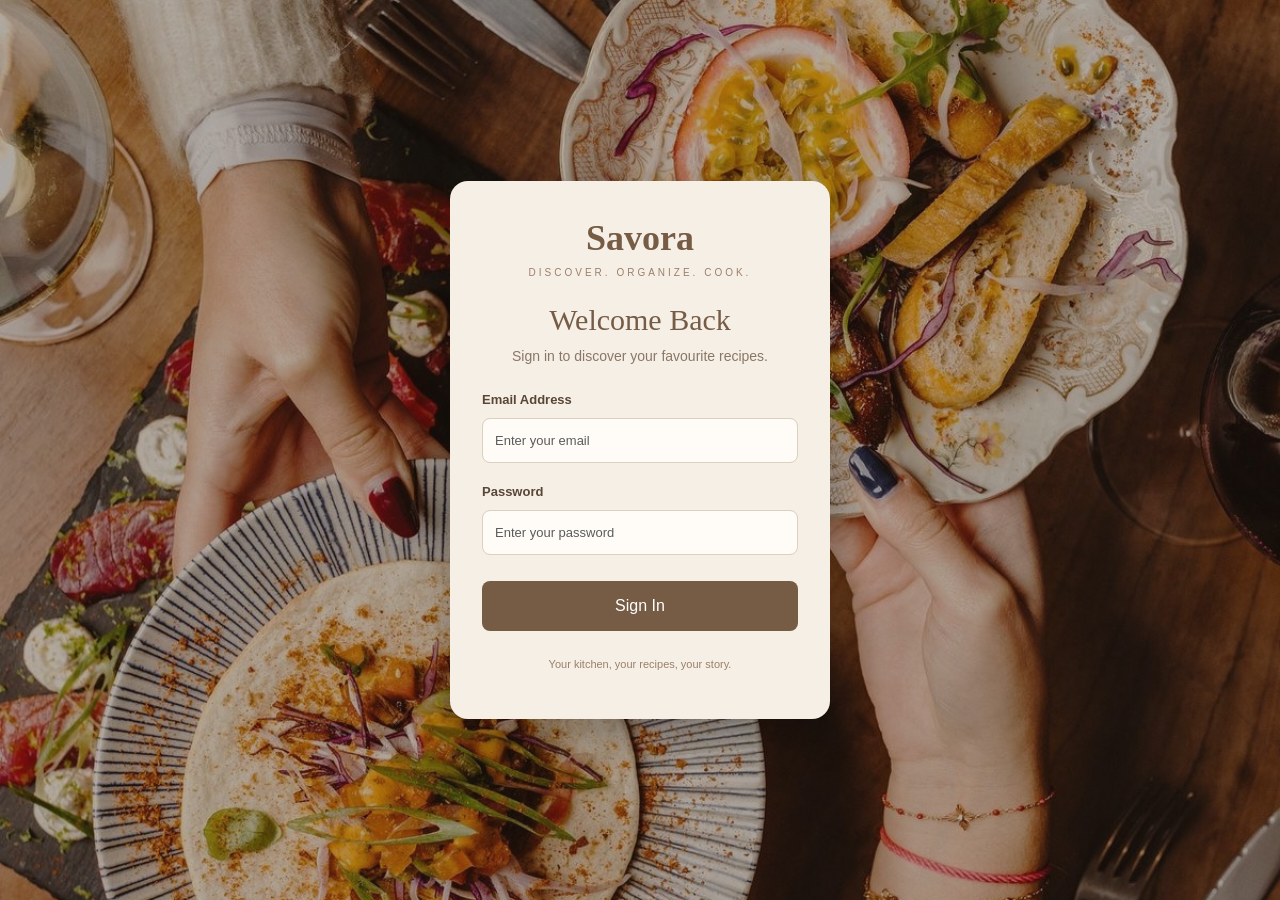
<file: index.html>
<!DOCTYPE html>
<html lang="en">

<head>
    <meta charset="UTF-8">
    <meta name="viewport" content="width=device-width, initial-scale=1.0">

    <title>Savora | Sign In</title>

    <!-- Bootstrap CSS -->
    <link href="https://cdn.jsdelivr.net/npm/bootstrap@5.3.3/dist/css/bootstrap.min.css" rel="stylesheet">

    <!-- Google Fonts -->
    <link rel="preconnect" href="https://fonts.googleapis.com">
    <link rel="preconnect" href="https://fonts.gstatic.com" crossorigin>
    <link href="https://fonts.googleapis.com/css2?family=DM+Sans:wght@400;500;600;700&family=Playfair+Display:wght@500;600;700&display=swap" rel="stylesheet">

    <!-- Main CSS -->
    <link rel="stylesheet" href="./css/style.css">
</head>

<body>

    <main class="login-page">

        <div class="login-card">

            <div class="brand-name">Savora</div>

            <p class="brand-tagline">
                DISCOVER. ORGANIZE. COOK.
            </p>

            <h1>Welcome Back</h1>

            <p class="welcome-text">
                Sign in to discover your favourite recipes.
            </p>

            <form id="loginForm">

                <!-- EMAIL -->
                <div class="mb-3 text-start">
                    <label for="email" class="form-label">
                        Email Address
                    </label>

                    <input
                        type="email"
                        id="email"
                        class="form-control"
                        placeholder="Enter your email"
                        required>
                </div>

                <!-- PASSWORD -->
                <div class="mb-3 text-start">
                    <label for="password" class="form-label">
                        Password
                    </label>

                    <input
                        type="password"
                        id="password"
                        class="form-control"
                        placeholder="Enter your password"
                        required>
                </div>

                <!-- LOGIN BUTTON -->
                <button type="submit" class="btn login-button w-100">
                    Sign In
                </button>

            </form>

            <p class="login-footer">
                Your kitchen, your recipes, your story.
            </p>

        </div>

    </main>

    <!-- Bootstrap JS -->
    <script src="https://cdn.jsdelivr.net/npm/bootstrap@5.3.3/dist/js/bootstrap.bundle.min.js"></script>

    <!-- Authentication JS -->
    <script src="./js/auth.js"></script>

</body>
</html>
</file>
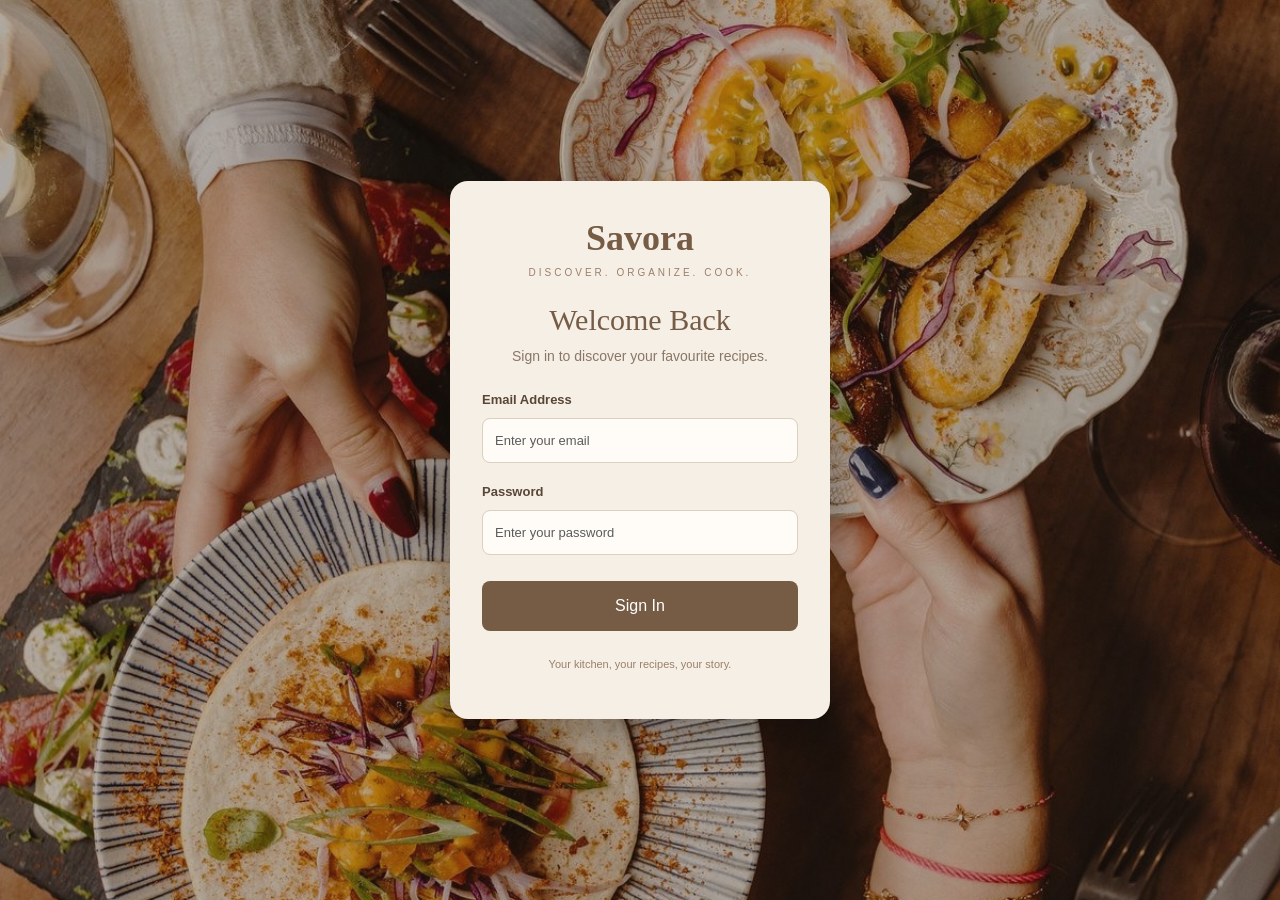
<file: categories.html>
<!DOCTYPE html>
<html lang="en">

<head>
    <meta charset="UTF-8">
    <meta name="viewport" content="width=device-width, initial-scale=1.0">

    <title>Savora | Categories</title>

    <!-- Bootstrap -->
    <link href="https://cdn.jsdelivr.net/npm/bootstrap@5.3.3/dist/css/bootstrap.min.css" rel="stylesheet">

    <!-- Google Fonts -->
    <link rel="preconnect" href="https://fonts.googleapis.com">
    <link rel="preconnect" href="https://fonts.gstatic.com" crossorigin>
    <link href="https://fonts.googleapis.com/css2?family=DM+Sans:wght@400;500;600;700&family=Playfair+Display:wght@500;600;700&display=swap" rel="stylesheet">

    <!-- Main CSS -->
    <link rel="stylesheet" href="./css/style.css">
</head>

<body class="savora-categories">

    <div class="dashboard-layout">

      
<!-- SIDEBAR -->
<aside class="sidebar">

    <h2 class="sidebar-brand">Savora<span>.</span></h2>

    <div class="sidebar-image">
        <img src="./assets/savora-food.jpeg">
        <p>Made with love</p>
        <small>Discover something delicious.</small>
    </div>

    <nav class="sidebar-menu">
        <a href="./dashboard.html">Dashboard</a>
        <a href="./recipes.html">All Recipes</a>
        <a href="./categories.html" class="active">Categories</a>
        <a href="./favourites.html">Favourites</a>
        <a href="./reports.html">Reports</a>
    </nav>

    <div class="sidebar-bottom">
        <a href="./index.html" class="sidebar-logout">Log Out</a>
        <small>© 2026 Savora Kitchen</small>
    </div>

</aside>


        <!-- MAIN CONTENT -->
        <main class="dashboard-main">

            <!-- HEADER -->
            <div class="dashboard-header category-page-header">

                <div>
                    <span class="category-eyebrow">YOUR CULINARY COLLECTION</span>
                    <h4>Explore Categories</h4>
                </div>

                <div class="user-profile">
                    <span>MA</span>
                </div>

            </div>

            <!-- CATEGORY TITLE -->
            <section class="category-intro">
                <h1>Recipe Categories</h1>
            </section>

            <!-- CATEGORY COLLECTION -->
            <section class="category-collection">

                <div class="category-grid">

                    <!-- MAIN COURSE -->
                    <button type="button" class="category-item"
                        data-category="Main Course">

                        <div class="category-image">
                            <img src="./assets/salmon.jpeg" alt="Main Course">
                        </div>

                        <div class="category-details">
                            <h4>Main Course</h4>
                        </div>

                    </button>

                    <!-- DESSERT -->
                    <button type="button" class="category-item"
                        data-category="Dessert">

                        <div class="category-image">
                            <img src="./assets/dessert.jpeg" alt="Dessert">
                        </div>

                        <div class="category-details">
                            <h4>Dessert</h4>
                        </div>

                    </button>

                    <!-- ITALIAN CUISINE -->
                    <button type="button" class="category-item"
                        data-category="Italian Cuisine">

                        <div class="category-image">
                            <img src="./assets/italian.jpeg" alt="Italian Cuisine">
                        </div>

                        <div class="category-details">
                            <h4>Italian Cuisine</h4>
                        </div>

                    </button>

                    <!-- KOREAN CUISINE -->
                    <button type="button" class="category-item"
                        data-category="Korean Cuisine">

                        <div class="category-image">
                            <img src="./assets/korean.jpeg" alt="Korean Cuisine">
                        </div>

                        <div class="category-details">
                            <h4>Korean Cuisine</h4>
                        </div>

                    </button>

                    <!-- BAKERY -->
                    <button type="button" class="category-item"
                        data-category="Bakery">

                        <div class="category-image">
                            <img src="./assets/bakery.jpeg" alt="Bakery">
                        </div>

                        <div class="category-details">
                            <h4>Bakery</h4>
                        </div>

                    </button>

                    <!-- DRINKS -->
                    <button type="button" class="category-item"
                        data-category="Drinks">

                        <div class="category-image">
                            <img src="./assets/drink.jpeg" alt="Drinks">
                        </div>

                        <div class="category-details">
                            <h4>Drinks</h4>
                        </div>

                    </button>

                </div>

            </section>

        </main>

    </div>

    <!-- POPUP 1: RECIPE SELECTION -->
    <div class="modal fade" id="recipeSelectionModal" tabindex="-1"
        aria-hidden="true">

        <div class="modal-dialog modal-xl modal-dialog-centered modal-dialog-scrollable">

            <div class="modal-content savora-modal">

                <div class="modal-header">

                    <div>
                        <span class="category-eyebrow">EXPLORE THE COLLECTION</span>

                        <h3 class="modal-title" id="selectedCategoryTitle">
                            Dessert
                        </h3>

                        <p id="selectedCategoryDescription">
                            Discover something delicious.
                        </p>
                    </div>

                    <button type="button" class="btn-close"
                        data-bs-dismiss="modal" aria-label="Close">
                    </button>

                </div>

                <div class="modal-body">

                    <div class="recipe-popup-grid" id="categoryRecipeList">
                        <!-- Recipe cards generated using JavaScript -->
                    </div>

                </div>

            </div>

        </div>

    </div>

    <!-- POPUP 2: RECIPE DETAILS -->
    <div class="modal fade" id="recipeDetailsModal" tabindex="-1"
        aria-hidden="true">

        <div class="modal-dialog modal-lg modal-dialog-centered modal-dialog-scrollable">

            <div class="modal-content savora-modal">

                <div class="modal-header">

                    <div>
                        <span class="category-eyebrow">FROM SAVORA'S KITCHEN</span>

                        <h3 class="modal-title" id="detailRecipeName">
                            Recipe Name
                        </h3>
                    </div>

                    <button type="button" class="btn-close"
                        data-bs-dismiss="modal" aria-label="Close">
                    </button>

                </div>

                <div class="modal-body">

                    <img src="" id="detailRecipeImage"
                        class="recipe-detail-image" alt="Recipe">

                    <p id="detailRecipeDescription"
                        class="recipe-detail-description"></p>

                    <div class="recipe-detail-meta">
                        <span id="detailRecipeTime"></span>
                        <span id="detailRecipeServings"></span>
                    </div>

                    <!-- INGREDIENTS -->
                    <div class="recipe-detail-section">
                        <h4>Ingredients</h4>
                        <ul id="detailRecipeIngredients"></ul>
                    </div>

                    <!-- COOKING INSTRUCTIONS -->
                    <div class="recipe-detail-section">
                        <h4>Cooking Instructions</h4>
                        <ol id="detailRecipeSteps"></ol>
                    </div>

                    <button type="button" class="recipe-close-btn"
                        data-bs-dismiss="modal">
                        Close
                    </button>

                </div>

            </div>

        </div>

    </div>

    <!-- JAVASCRIPT -->
    <script src="https://cdn.jsdelivr.net/npm/bootstrap@5.3.3/dist/js/bootstrap.bundle.min.js"></script>
    <script src="./js/categories.js"></script>
<script src="./js/auth.js"></script>
</body>
</html>
</file>
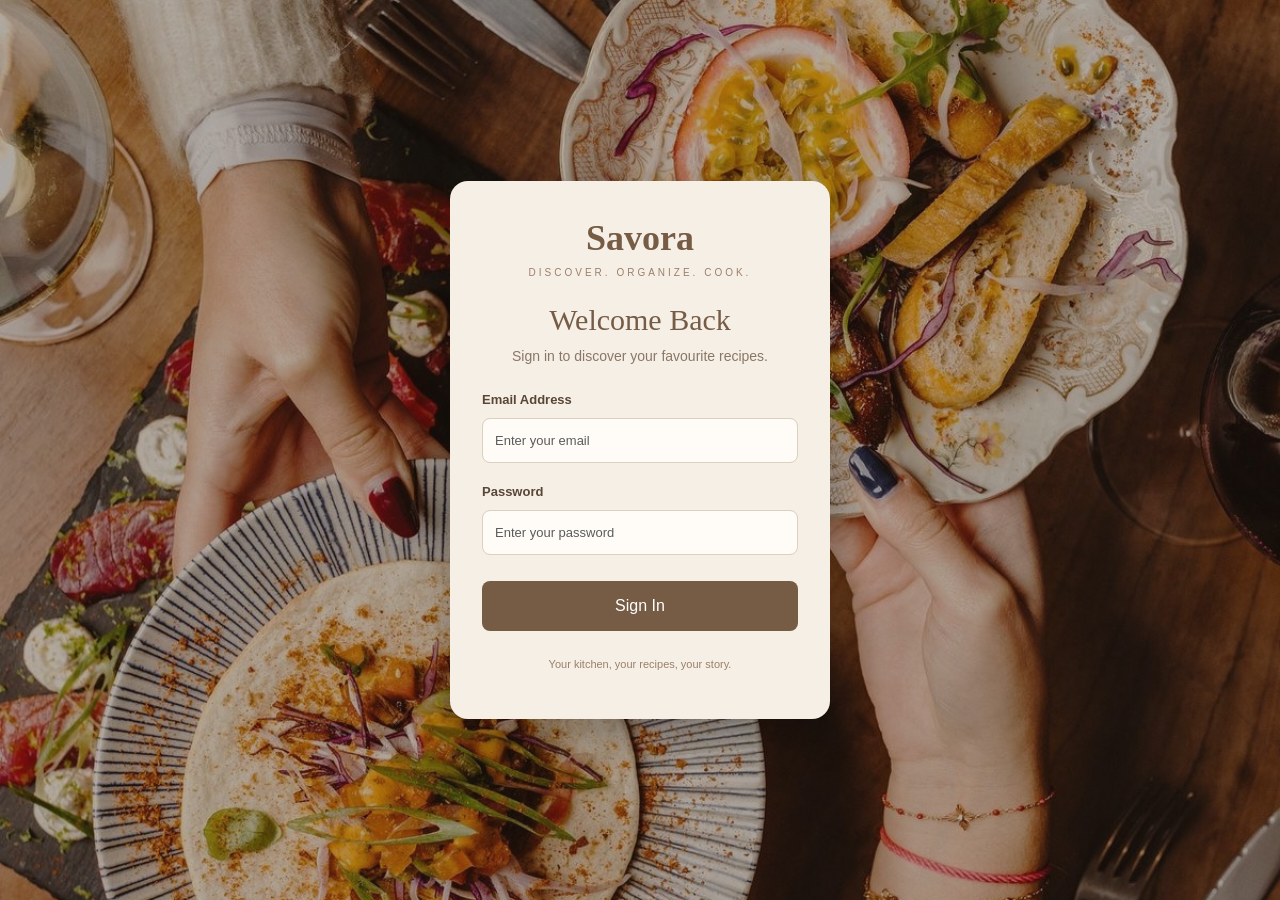
<file: favourites.html>
<!DOCTYPE html>
<html lang="en">

<head>
    <meta charset="UTF-8">
    <meta name="viewport" content="width=device-width, initial-scale=1.0">

    <title>Savora | My Favourites</title>

    <!-- Bootstrap -->
    <link href="https://cdn.jsdelivr.net/npm/bootstrap@5.3.3/dist/css/bootstrap.min.css" rel="stylesheet">

    <!-- Google Fonts -->
    <link rel="preconnect" href="https://fonts.googleapis.com">
    <link rel="preconnect" href="https://fonts.gstatic.com" crossorigin>
    <link href="https://fonts.googleapis.com/css2?family=DM+Sans:wght@400;500;600;700&family=Playfair+Display:wght@500;600;700&display=swap" rel="stylesheet">

    <!-- Main CSS -->
    <link rel="stylesheet" href="./css/style.css">
</head>

<body class="savora-favourites">

    <div class="dashboard-layout">

       
<!-- SIDEBAR -->
<aside class="sidebar">

    <h2 class="sidebar-brand">Savora<span>.</span></h2>

    <div class="sidebar-image">
        <img src="./assets/savora-food.jpeg">
        <p>Made with love</p>
        <small>Discover something delicious.</small>
    </div>

    <nav class="sidebar-menu">
        <a href="./dashboard.html">Dashboard</a>
        <a href="./recipes.html">All Recipes</a>
        <a href="./categories.html">Categories</a>
        <a href="./favourites.html" class="active">Favourites</a>
        <a href="./reports.html">Reports</a>
    </nav>

    <div class="sidebar-bottom">
        <a href="./index.html" class="sidebar-logout">Log Out</a>
        <small>© 2026 Savora Kitchen</small>
    </div>

</aside>


        <!-- MAIN CONTENT -->
        <main class="dashboard-main">

            <!-- HEADER -->
            <header class="dashboard-header">

                <div>
                    <span class="dashboard-date">
                        YOUR PERSONAL RECIPE SPACE
                    </span>

                    <h4>My Favourites</h4>

                    <p>Your most-loved recipes, all in one place.</p>
                </div>

                <div class="user-profile">
                    <span>MA</span>
                </div>

            </header>

            <!-- INTRO -->
            <section class="favourite-intro">

                <p class="section-eyebrow">
                    A COLLECTION CLOSE TO YOUR HEART
                </p>

                <h1>Made with Love,<br>Saved with Taste.</h1>

                <p>
                    Keep your favourite dishes close and revisit
                    the recipes you love anytime.
                </p>

                <a href="./recipes.html" class="favourite-browse-btn">
                    Explore Recipes →
                </a>

            </section>

            <!-- SEARCH AND COUNT -->
            <section class="favourite-toolbar">

                <div>
                    <h3>Favourite Collection</h3>
                    <p id="favouriteCount">0 recipes saved</p>
                </div>

                <input
                    type="text"
                    id="searchFavourite"
                    placeholder="Search favourites..."
                >

            </section>

            <!-- FAVOURITE RECIPES -->
            <section class="favourite-grid" id="favouriteList">
                <!-- Recipes will appear here -->
            </section>

            <!-- EMPTY MESSAGE -->
            <div class="favourite-empty" id="emptyFavourite">

                <div class="empty-icon">♡</div>

                <h3>No favourites yet</h3>

                <p>
                    Your favourite recipes will appear here.
                    Start exploring and save the dishes you love!
                </p>

                <a href="./recipes.html">
                    Explore Recipes
                </a>

            </div>

            <!-- FOOTER -->
            <footer class="favourite-footer">
                Made with love, served by Savora.
            </footer>

        </main>

    </div>

    <!-- JAVASCRIPT -->
    <script src="https://cdn.jsdelivr.net/npm/bootstrap@5.3.3/dist/js/bootstrap.bundle.min.js"></script>
    <script src="./js/favourites.js"></script>
    <script src="./js/auth.js"></script>

</body>
</html>
</file>
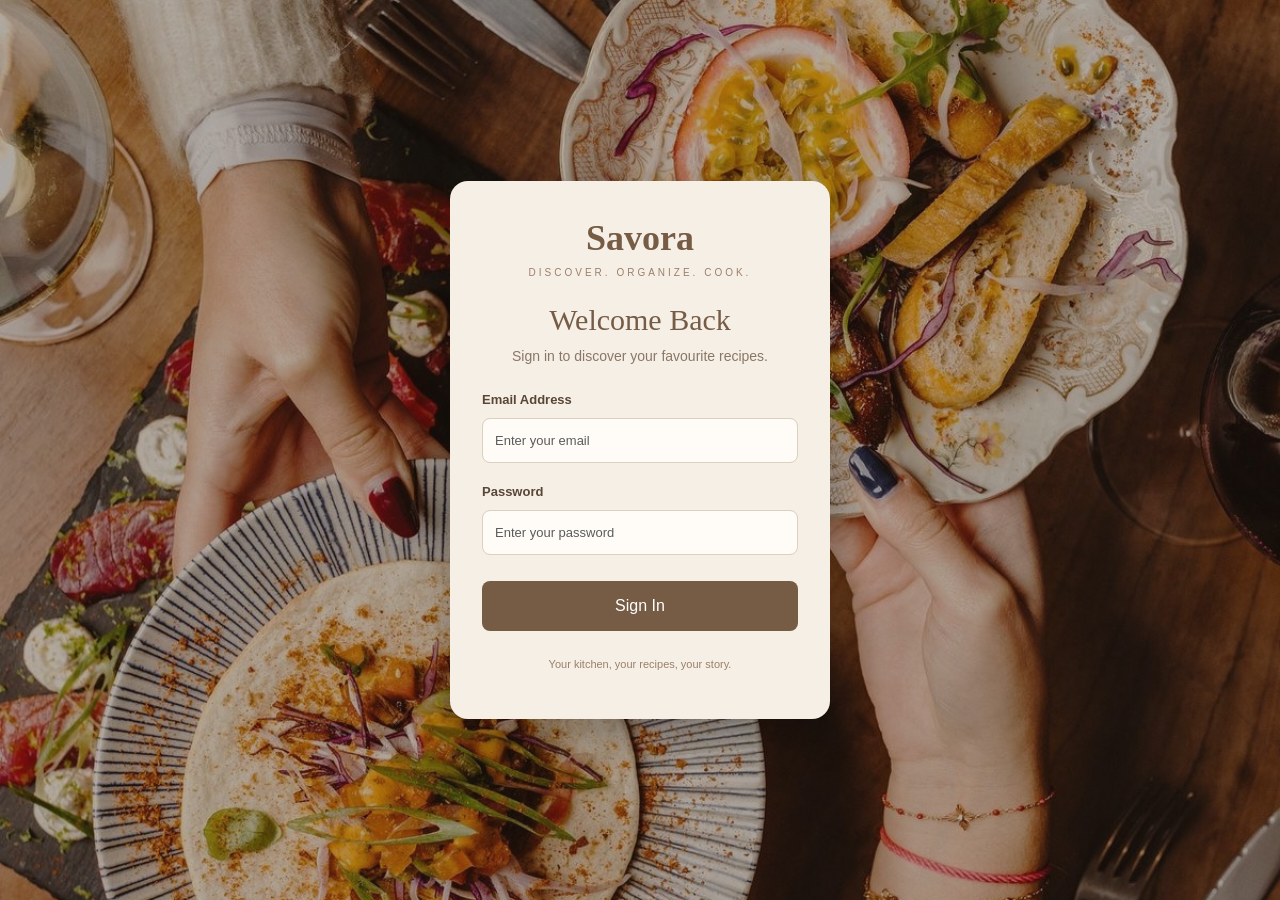
<file: home.html>
<!DOCTYPE html>
<html lang="en">

<head>
    <meta charset="UTF-8">
    <meta name="viewport" content="width=1200">

    <title>Savora | Discover Delicious Recipes</title>

    <!-- Bootstrap -->
    <link href="https://cdn.jsdelivr.net/npm/bootstrap@5.3.3/dist/css/bootstrap.min.css" rel="stylesheet">

    <!-- Google Fonts -->
    <link rel="preconnect" href="https://fonts.googleapis.com">
    <link rel="preconnect" href="https://fonts.gstatic.com" crossorigin>

    <link href="https://fonts.googleapis.com/css2?family=DM+Sans:wght@400;500;600&family=Playfair+Display:wght@400;500;600&display=swap" rel="stylesheet">

    <!-- Main CSS -->
    <link rel="stylesheet" href="./css/style.css">
</head>

<body class="home-page">

    <!-- HERO SECTION -->
    <section class="home-hero">

        <!-- NAVBAR -->
        <nav class="home-navbar">

            <a href="./home.html" class="home-logo">
                SAVORA
                <span>RECIPE COLLECTION</span>
            </a>

            <div class="home-nav-links">
                <a href="./home.html" class="active">Home</a>
                <a href="./recipes.html">Recipes</a>
                <a href="#our-story">Our Story</a>
                <a href="./categories.html">Categories</a>
                <a href="./favourites.html">Favourites</a>
            </div>

            <div class="home-nav-actions">
                <a href="./recipes.html" class="nav-reserve-button">
                    Explore Recipes
                </a>
            </div>

        </nav>

        <!-- HERO IMAGE -->
        <div class="hero-image">
            <img src="./assets/wall.jpeg" alt="Beautiful food collection">
        </div>

        <!-- HERO CONTENT -->
        <div class="hero-content">

            <div class="hero-text">

                <span class="hero-eyebrow">
                    A WORLD OF FLAVOUR · MADE WITH LOVE
                </span>

                <h1>
                    More than<br>
                    just <span>recipes.</span>
                </h1>

                <p>
                    Discover delicious ideas, explore new flavours
                    and create beautiful moments in your kitchen.
                </p>

                <div class="hero-buttons">

                    <a href="./recipes.html" class="hero-primary-button">
                        Explore Our Recipes <span>→</span>
                    </a>

                    <a href="#our-story" class="hero-secondary-button">
                        Our Story
                    </a>

                </div>

                <!-- STATISTICS -->
                <div class="hero-statistics">

                    <div>
                        <h3>12</h3>
                        <p>Delicious Recipes</p>
                    </div>

                    <div>
                        <h3>6</h3>
                        <p>Food Categories</p>
                    </div>

                    <div>
                        <h3>8</h3>
                        <p>Ideas to Explore</p>
                    </div>

                </div>

            </div>

        </div>

    </section>

    <!-- SEASONAL FAVOURITES -->
    <section class="home-favourites" id="favourites">

        <div class="favourites-heading">

            <div>
                <span class="section-eyebrow">OUR COLLECTION</span>
                <h2>Seasonal favourites.</h2>
            </div>

            <p>
                Crafted with love, inspired by flavours.
                Find something delicious for every occasion.
            </p>

            <a href="./recipes.html" class="view-menu-button">
                View Full Menu →
            </a>

        </div>

        <!-- RECIPE CARDS -->
        <div class="favourites-grid">

            <div class="favourite-card">
                <img src="./assets/pasta.jpeg" alt="Creamy Pasta">
                <div class="favourite-info">
                    <span>ITALIAN CUISINE</span>
                    <h3>Creamy Pasta</h3>
                </div>
            </div>

            <div class="favourite-card">
                <img src="./assets/chicken.jpeg" alt="Grilled Chicken">
                <div class="favourite-info">
                    <span>MAIN COURSE</span>
                    <h3>Grilled Chicken</h3>
                </div>
            </div>

            <div class="favourite-card">
                <img src="./assets/cake.jpeg" alt="Chocolate Cake">
                <div class="favourite-info">
                    <span>DESSERT</span>
                    <h3>Chocolate Cake</h3>
                </div>
            </div>

            <div class="favourite-card">
                <img src="./assets/rose-tteokbokki.jpeg" alt="Rose Tteokbokki">
                <div class="favourite-info">
                    <span>KOREAN CUISINE</span>
                    <h3>Rose Tteokbokki</h3>
                </div>
            </div>

        </div>

    </section>

    <!-- OUR STORY -->
    <section class="home-story" id="our-story">

        <div class="story-text">

            <span class="section-eyebrow">OUR STORY</span>

            <h2>
                A space<br>
                for food lovers.
            </h2>

            <p>
                Savora started with a simple idea —
                bringing recipes and inspiration together
                in one beautiful place.
            </p>

            <a href="./recipes.html" class="story-button">
                Explore Recipes →
            </a>

        </div>

        <div class="story-image">
            <img src="./assets/savora-food.jpeg" alt="Savora food inspiration">
        </div>

        <div class="story-quote">

            <span>GOOD FOOD</span>
            <span>GOOD MOMENTS</span>
            <span>MADE WITH LOVE</span>

            <p>
                Every recipe<br>
                tells a story.
            </p>

        </div>

    </section>

    <!-- FEATURES -->
    <section class="home-features">

        <div class="feature-item">
            <span>✧</span>
            <div>
                <h4>Delicious Ideas</h4>
                <p>Recipes worth discovering.</p>
            </div>
        </div>

        <div class="feature-item">
            <span>♡</span>
            <div>
                <h4>Made with Love</h4>
                <p>Save your favourite meals.</p>
            </div>
        </div>

        <div class="feature-item">
            <span>⌂</span>
            <div>
                <h4>Easy Cooking</h4>
                <p>Simple steps to follow.</p>
            </div>
        </div>

        <div class="feature-item">
            <span>✦</span>
            <div>
                <h4>Food Inspiration</h4>
                <p>Something new every day.</p>
            </div>
        </div>

    </section>

    <!-- FOOTER -->
    <footer class="home-footer">

        <div class="footer-brand">
            <h2>SAVORA</h2>
            <span>RECIPE COLLECTION</span>
        </div>

        <div class="footer-description">
            <h4>Discover something delicious.</h4>
            <p>
                Explore, organize and enjoy your favourite recipes.
            </p>
        </div>

        <div class="footer-links">
            <a href="./home.html">Home</a>
            <a href="./recipes.html">Recipes</a>
            <a href="./categories.html">Categories</a>
            <a href="./index.html">Login</a>
        </div>

        <div class="footer-bottom">
            © 2026 Savora. All rights reserved.
        </div>

    </footer>
    <script src="./js/auth.js"></script>

</body>


</html>
</file>
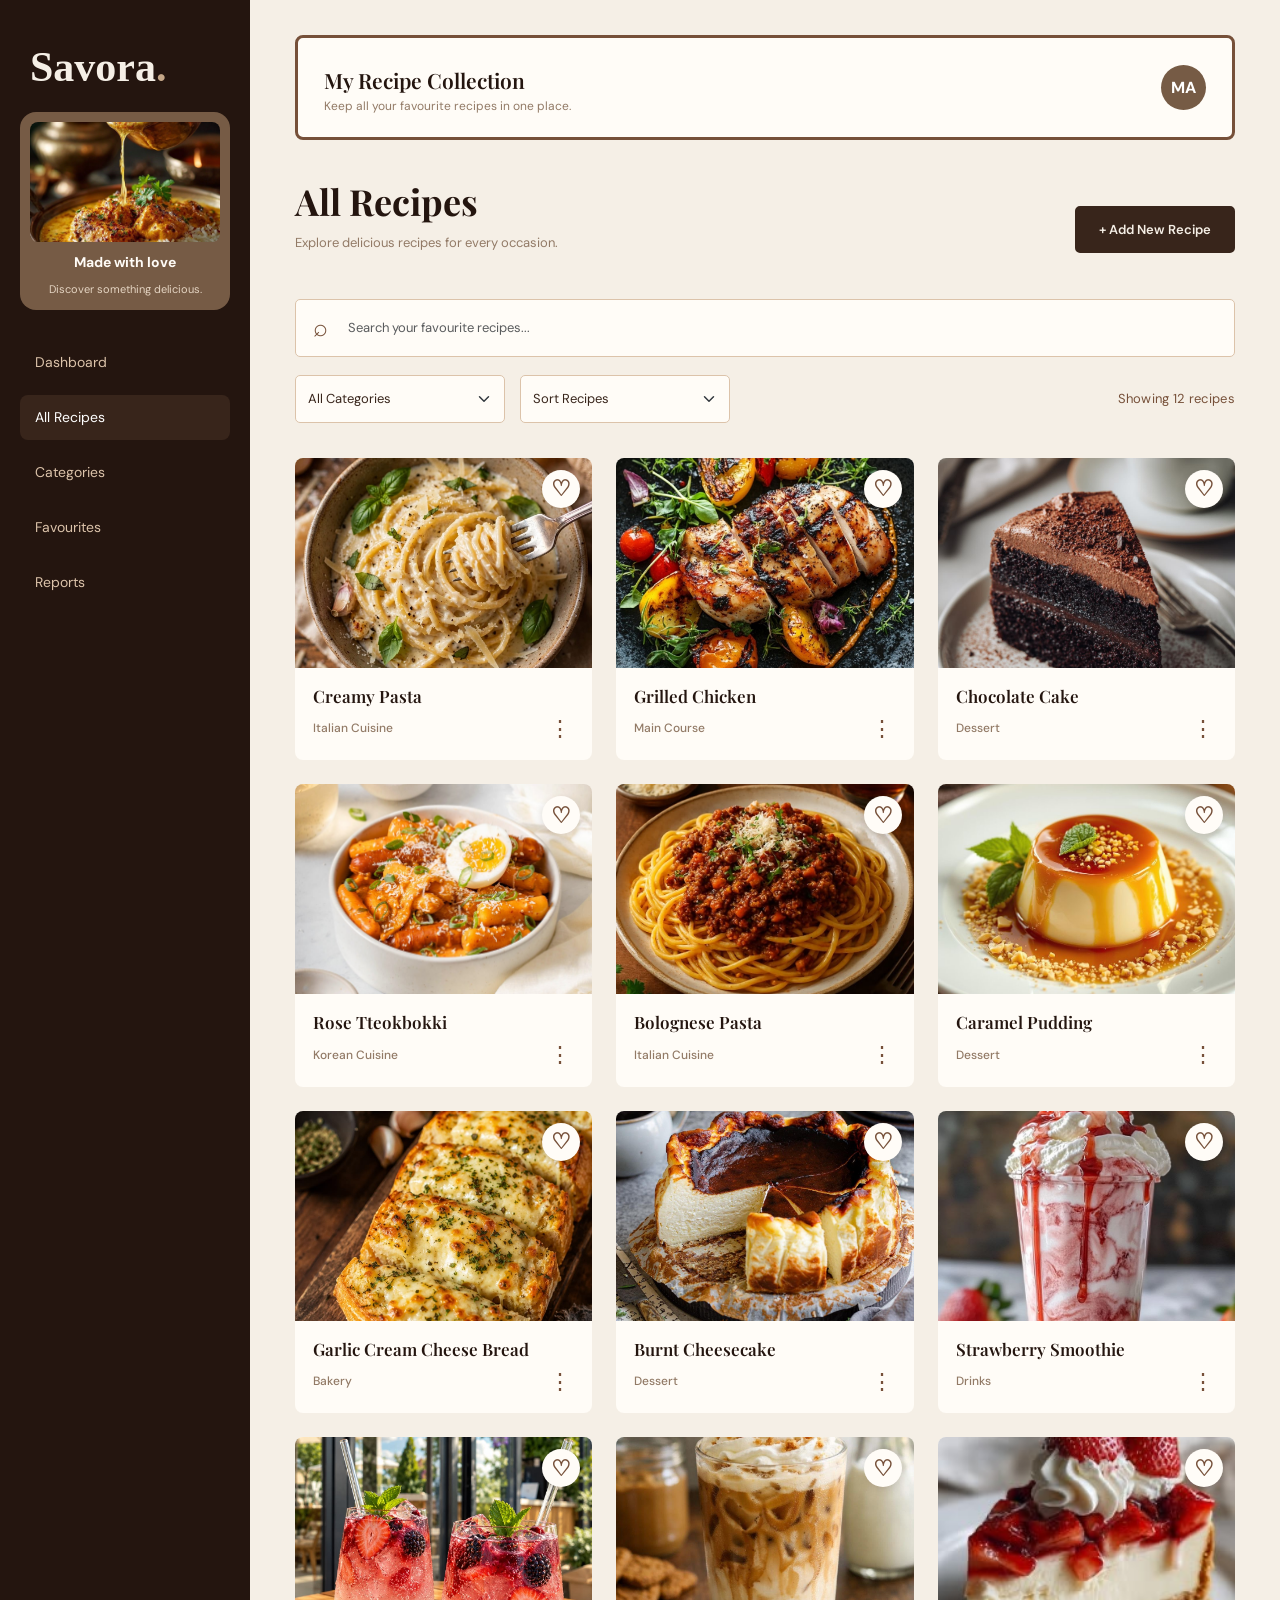
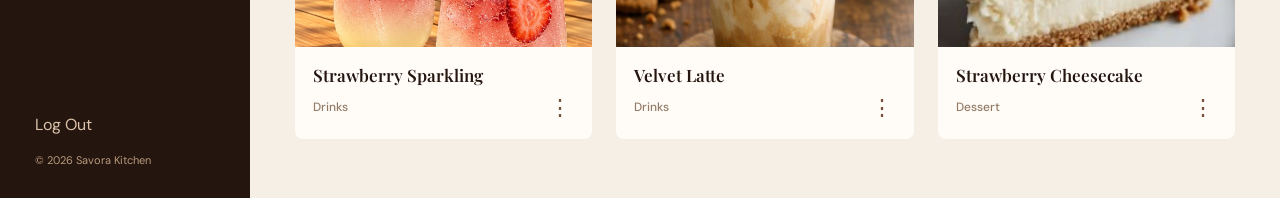
<file: recipes.html>
<!DOCTYPE html>
<html lang="en">

<head>
    <meta charset="UTF-8">
    <meta name="viewport" content="width=device-width, initial-scale=1.0">

    <title>Savora | All Recipes</title>

    <!-- Bootstrap -->
    <link href="https://cdn.jsdelivr.net/npm/bootstrap@5.3.3/dist/css/bootstrap.min.css" rel="stylesheet">

    <!-- Google Fonts -->
    <link rel="preconnect" href="https://fonts.googleapis.com">
    <link rel="preconnect" href="https://fonts.gstatic.com" crossorigin>
    <link href="https://fonts.googleapis.com/css2?family=DM+Sans:wght@400;500;600;700&family=Playfair+Display:wght@500;600;700&display=swap" rel="stylesheet">

    <!-- Main CSS -->
    <link rel="stylesheet" href="./css/style.css">
</head>

<body class="savora-recipes">

    <div class="dashboard-layout">

        
<!-- SIDEBAR -->
<aside class="sidebar">

    <h2 class="sidebar-brand">Savora<span>.</span></h2>

    <div class="sidebar-image">
        <img src="./assets/savora-food.jpeg">
        <p>Made with love</p>
        <small>Discover something delicious.</small>
    </div>

    <nav class="sidebar-menu">
        <a href="./dashboard.html">Dashboard</a>
        <a href="./recipes.html" class="active">All Recipes</a>
        <a href="./categories.html">Categories</a>
        <a href="./favourites.html">Favourites</a>
        <a href="./reports.html">Reports</a>
    </nav>

    <div class="sidebar-bottom">
        <a href="./index.html" class="sidebar-logout">Log Out</a>
        <small>© 2026 Savora Kitchen</small>
    </div>

</aside>

        </aside>

        <!-- MAIN CONTENT -->
        <main class="dashboard-main">

            <!-- HEADER -->
            <div class="dashboard-header recipe-page-header">

                <div>
                    <h4>My Recipe Collection</h4>
                    <p>Keep all your favourite recipes in one place.</p>
                </div>

                <div class="user-profile">
                    <span>MA</span>
                </div>

            </div>

            <!-- PAGE INTRO -->
            <div class="d-flex justify-content-between align-items-center flex-wrap gap-3 mb-4">

                <div>
                    <h1>All Recipes</h1>
                    <p>Explore delicious recipes for every occasion.</p>
                </div>

                <button class="btn login-button" id="addRecipeBtn">
                    + Add New Recipe
                </button>

            </div>

            <!-- RECIPE TOOLBAR -->
            <div class="recipe-toolbar">

                <div class="recipe-search">
                    <span class="search-icon">⌕</span>

                    <input
                        type="text"
                        id="searchRecipe"
                        class="form-control"
                        placeholder="Search your favourite recipes..."
                    >
                </div>

                <div class="recipe-toolbar-bottom">

                    <div class="recipe-filter">
                        <select id="filterCategory" class="form-select">
                            <option value="">All Categories</option>
                            <option value="Italian Cuisine">Italian Cuisine</option>
                            <option value="Main Course">Main Course</option>
                            <option value="Dessert">Dessert</option>
                            <option value="Korean Cuisine">Korean Cuisine</option>
                            <option value="Bakery">Bakery</option>
                            <option value="Drinks">Drinks</option>
                        </select>
                    </div>

                    <div class="recipe-sort">
                        <select id="sortRecipes" class="form-select">
                            <option value="">Sort Recipes</option>
                            <option value="az">Name: A to Z</option>
                            <option value="za">Name: Z to A</option>
                        </select>
                    </div>

                    <div class="recipe-counter">
                        Showing <span id="recipeCount">12</span> recipes
                    </div>

                </div>

            </div>

            <!-- RECIPE LIST -->
            <div class="row" id="recipeList">

                <!-- 1. CREAMY PASTA -->
                <div class="col-md-4 mb-4">
                    <div class="recipe-card">
                        <img src="./assets/pasta.jpeg" alt="Creamy Pasta">
                        <div class="recipe-info">
                            <h5>Creamy Pasta</h5>
                            <div class="category-row">
                                <p>Italian Cuisine</p>
                            </div>
                        </div>
                    </div>
                </div>

                <!-- 2. GRILLED CHICKEN -->
                <div class="col-md-4 mb-4">
                    <div class="recipe-card">
                        <img src="./assets/chicken.jpeg" alt="Grilled Chicken">
                        <div class="recipe-info">
                            <h5>Grilled Chicken</h5>
                            <div class="category-row">
                                <p>Main Course</p>
                            </div>
                        </div>
                    </div>
                </div>

                <!-- 3. CHOCOLATE CAKE -->
                <div class="col-md-4 mb-4">
                    <div class="recipe-card">
                        <img src="./assets/cake.jpeg" alt="Chocolate Cake">
                        <div class="recipe-info">
                            <h5>Chocolate Cake</h5>
                            <div class="category-row">
                                <p>Dessert</p>
                            </div>
                        </div>
                    </div>
                </div>

                <!-- 4. ROSE TTEOKBOKKI -->
                <div class="col-md-4 mb-4">
                    <div class="recipe-card">
                        <img src="./assets/rose-tteokbokki.jpeg" alt="Rose Tteokbokki">
                        <div class="recipe-info">
                            <h5>Rose Tteokbokki</h5>
                            <div class="category-row">
                                <p>Korean Cuisine</p>
                            </div>
                        </div>
                    </div>
                </div>

                <!-- 5. BOLOGNESE PASTA -->
                <div class="col-md-4 mb-4">
                    <div class="recipe-card">
                        <img src="./assets/bolognese.jpeg" alt="Bolognese Pasta">
                        <div class="recipe-info">
                            <h5>Bolognese Pasta</h5>
                            <div class="category-row">
                                <p>Italian Cuisine</p>
                            </div>
                        </div>
                    </div>
                </div>

                <!-- 6. CARAMEL PUDDING -->
                <div class="col-md-4 mb-4">
                    <div class="recipe-card">
                        <img src="./assets/caramel-pudding.jpeg" alt="Caramel Pudding">
                        <div class="recipe-info">
                            <h5>Caramel Pudding</h5>
                            <div class="category-row">
                                <p>Dessert</p>
                            </div>
                        </div>
                    </div>
                </div>

                <!-- 7. GARLIC CREAM CHEESE BREAD -->
                <div class="col-md-4 mb-4">
                    <div class="recipe-card">
                        <img src="./assets/garlic-bread.jpeg" alt="Garlic Cream Cheese Bread">
                        <div class="recipe-info">
                            <h5>Garlic Cream Cheese Bread</h5>
                            <div class="category-row">
                                <p>Bakery</p>
                            </div>
                        </div>
                    </div>
                </div>

                <!-- 8. BURNT CHEESECAKE -->
                <div class="col-md-4 mb-4">
                    <div class="recipe-card">
                        <img src="./assets/burnt-cheesecake.jpeg" alt="Burnt Cheesecake">
                        <div class="recipe-info">
                            <h5>Burnt Cheesecake</h5>
                            <div class="category-row">
                                <p>Dessert</p>
                            </div>
                        </div>
                    </div>
                </div>

                <!-- 9. STRAWBERRY SMOOTHIE -->
                <div class="col-md-4 mb-4">
                    <div class="recipe-card">
                        <img src="./assets/strawberry-smoothie.jpeg" alt="Strawberry Smoothie">
                        <div class="recipe-info">
                            <h5>Strawberry Smoothie</h5>
                            <div class="category-row">
                                <p>Drinks</p>
                            </div>
                        </div>
                    </div>
                </div>

                <!-- 10. STRAWBERRY SPARKLING -->
                <div class="col-md-4 mb-4">
                    <div class="recipe-card">
                        <img src="./assets/strawberry-sparkling.jpeg" alt="Strawberry Sparkling">
                        <div class="recipe-info">
                            <h5>Strawberry Sparkling</h5>
                            <div class="category-row">
                                <p>Drinks</p>
                            </div>
                        </div>
                    </div>
                </div>

                <!-- 11. VELVET LATTE -->
                <div class="col-md-4 mb-4">
                    <div class="recipe-card">
                        <img src="./assets/velvet-latte.jpeg" alt="Velvet Latte">
                        <div class="recipe-info">
                            <h5>Velvet Latte</h5>
                            <div class="category-row">
                                <p>Drinks</p>
                            </div>
                        </div>
                    </div>
                </div>

                <!-- 12. STRAWBERRY CHEESECAKE -->
                <div class="col-md-4 mb-4">
                    <div class="recipe-card">
                        <img src="./assets/cheesecake.jpeg" alt="Strawberry Cheesecake">
                        <div class="recipe-info">
                            <h5>Strawberry Cheesecake</h5>
                            <div class="category-row">
                                <p>Dessert</p>
                            </div>
                        </div>
                    </div>
                </div>

            </div>

        </main>

    </div>

    <!-- ADD RECIPE MODAL -->
    <div class="modal fade" id="addRecipeModal" tabindex="-1"
        aria-labelledby="addRecipeModalLabel" aria-hidden="true">

        <div class="modal-dialog modal-dialog-centered">

            <div class="modal-content">

                <div class="modal-header">
                    <h5 class="modal-title" id="addRecipeModalLabel">
                        Add New Recipe
                    </h5>

                    <button type="button" class="btn-close"
                        data-bs-dismiss="modal" aria-label="Close"></button>
                </div>

                <div class="modal-body">

                    <!-- RECIPE NAME -->
                    <div class="mb-3">
                        <label for="recipeName" class="form-label">Recipe Name</label>
                        <input type="text" id="recipeName" class="form-control"
                            placeholder="Enter recipe name">
                    </div>

                    <!-- CATEGORY -->
                    <div class="mb-3">
                        <label for="recipeCategory" class="form-label">Category</label>

                        <select id="recipeCategory" class="form-select">
                            <option value="">Select Category</option>
                            <option value="Main Course">Main Course</option>
                            <option value="Dessert">Dessert</option>
                            <option value="Italian Cuisine">Italian Cuisine</option>
                            <option value="Korean Cuisine">Korean Cuisine</option>
                            <option value="Bakery">Bakery</option>
                            <option value="Drinks">Drinks</option>
                        </select>
                    </div>

                    <!-- RECIPE IMAGE -->
                    <div class="mb-3">
                        <label for="recipeImage" class="form-label">Recipe Image</label>
                        <input type="file" id="recipeImage" class="form-control"
                            accept="image/*">
                    </div>

                </div>

                <!-- MODAL BUTTONS -->
                <div class="modal-footer">

                    <button type="button"
                        class="btn modal-action-btn cancel-btn"
                        data-bs-dismiss="modal">
                        Cancel
                    </button>

                    <button type="button"
                        class="btn modal-action-btn save-btn"
                        id="saveRecipeBtn">
                        Save Recipe
                    </button>

                </div>

            </div>

        </div>

    </div>

    <!-- SCRIPTS -->
    <script src="https://cdn.jsdelivr.net/npm/bootstrap@5.3.3/dist/js/bootstrap.bundle.min.js"></script>
    <script src="./js/recipes.js"></script>

    <script>
        const addRecipeBtn = document.getElementById("addRecipeBtn");
        const addRecipeModalElement = document.getElementById("addRecipeModal");

        const addRecipeModal = new bootstrap.Modal(addRecipeModalElement);

        addRecipeBtn.addEventListener("click", function () {
            addRecipeModal.show();
        });
    </script>

</body>
</html>
</file>
<file: css/style.css>
/* =========================================
   SAVORA - MAIN STYLESHEET
   Consolidated Premium Version
========================================= */

/* 1. GLOBAL RESET */
* {
    margin: 0;
    padding: 0;
    box-sizing: border-box;
}

html,
body {
    width: 100%;
    min-height: 100%;
    font-family: Arial, sans-serif;
}

body {
    background-color: #EDE2D3;
    color: #583D2E;
    background-image: none;
}

/* 2. LOGIN PAGE */
.login-page {
    width: 100%;
    min-height: 100vh;
    display: flex;
    justify-content: center;
    align-items: center;
    padding: 25px;
    background-image:
        linear-gradient(rgba(40, 30, 20, 0.35), rgba(40, 30, 20, 0.35)),
        url("../assets/login-bg.jpeg");
    background-size: cover;
    background-position: center;
    background-repeat: no-repeat;
}

.login-card {
    width: 100%;
    max-width: 380px;
    background-color: #F5EFE6;
    padding: 30px 32px;
    border-radius: 18px;
    text-align: center;
    box-shadow: 0 15px 40px rgba(0, 0, 0, 0.25);
}

.brand-name {
    font-family: Georgia, serif;
    font-size: 36px;
    font-weight: bold;
    color: #765B45;
}

.brand-tagline {
    font-size: 10px;
    letter-spacing: 3px;
    color: #9B8068;
    margin-bottom: 22px;
}

.login-card h1 {
    font-family: Georgia, serif;
    font-size: 30px;
    font-weight: 500;
    color: #765B45;
}

.welcome-text {
    color: #8B7765;
    font-size: 14px;
    margin-bottom: 20px;
}

.form-label {
    color: #594635;
    font-size: 13px;
    font-weight: 600;
}

.form-control {
    background-color: #FFFCF7;
    border: 1px solid #DED0BF;
    border-radius: 8px;
    padding: 12px;
    font-size: 13px;
}

.form-control:focus {
    border-color: #9B8068;
    box-shadow: 0 0 0 0.2rem rgba(155, 128, 104, 0.15);
}

.login-button {
    background-color: #765B45;
    color: white;
    padding: 12px;
    border-radius: 8px;
    margin-top: 10px;
}

.login-button:hover {
    background-color: #594331;
    color: white;
}

.login-footer {
    color: #9B8068;
    font-size: 11px;
    margin-top: 25px;
}

/* 3. GENERAL DASHBOARD */
.navbar {
    background-color: #FFFCF7 !important;
    border-bottom: 1px solid #E5D5C3;
}

.navbar-brand {
    font-family: Georgia, serif;
    font-size: 28px;
    color: #765B45 !important;
}

.container {
    max-width: 1150px;
}

.container h1 {
    font-family: Georgia, serif;
    font-size: 34px;
    color: #382B22;
    font-weight: bold;
}

.container > p {
    color: #9B8068;
    font-size: 15px;
}

.card {
    background-color: #FFFCF7;
    border: 1px solid #E5D5C3;
    border-radius: 15px;
    padding: 25px !important;
    box-shadow: 0 5px 15px rgba(80, 55, 35, 0.06);
    transition: 0.3s;
}

.card:hover {
    transform: translateY(-5px);
    box-shadow: 0 10px 25px rgba(80, 55, 35, 0.12);
}

.card h5 {
    color: #9B8068;
    font-size: 14px;
}

.card h2 {
    color: #765B45;
    font-size: 32px;
    font-weight: bold;
}

.card p {
    color: #A58D78;
    font-size: 13px;
    margin-bottom: 0;
}


/* =========================================
   4. GENERAL SIDEBAR
========================================= */

.dashboard-layout {
    display: flex;
    min-height: 100vh;
}

.sidebar {
    width: 250px;
    min-height: 100vh;
    background-color: #382B22;
    padding: 30px 20px;
    display: flex;
    flex-direction: column;
    flex-shrink: 0;
}

.sidebar-brand {
    font-family: Georgia, serif;
    font-size: 42px;
    color: #F5EFE6;
    text-align: left;
    margin: 12px 0 20px;
    padding-left: 10px;
}

.sidebar-image {
    background-color: #765B45;
    padding: 10px;
    border-radius: 16px;
    margin-bottom: 30px;
    text-align: center;
}

.sidebar-image img {
    width: 100%;
    height: 120px;
    object-fit: cover;
    border-radius: 8px;
}

.sidebar-image p {
    color: #FFFCF7;
    margin: 10px 0 3px;
    font-weight: bold;
    font-size: 14px;
}

.sidebar-image small {
    color: #E5D5C3;
    font-size: 11px;
}

.sidebar-menu {
    display: flex;
    flex-direction: column;
    gap: 10px;
}

.sidebar-menu a {
    text-decoration: none;
    color: #E5D5C3;
    padding: 12px 15px;
    border-radius: 8px;
    font-size: 14px;
    transition: 0.3s;
}

.sidebar-menu a:hover,
.sidebar-menu a.active {
    background-color: #B99A7B;
    color: #24150F;
}

.sidebar-logout {
    margin-top: auto;
    text-decoration: none;
    color: #E5D5C3;
    padding: 12px 15px;
}

/* MOBILE PORTRAIT */
@media screen and (max-width: 600px) and (orientation: portrait) {
    body.savora-dashboard .dashboard-layout {
        flex-direction: column !important;
    }

    body.savora-dashboard .sidebar {
        width: 100% !important;
        min-width: 100% !important;
        min-height: auto !important;
        height: auto !important;
        box-sizing: border-box !important;
        background-color: #24150F !important;
        padding: 15px !important;
    }

    body.savora-dashboard .sidebar-brand {
        font-size: 30px !important;
        margin: 0 0 12px !important;
    }

    body.savora-dashboard .sidebar-image {
        display: none !important;
    }

    body.savora-dashboard .sidebar-menu {
        flex-direction: row !important;
        flex-wrap: wrap !important;
        gap: 6px !important;
    }

    body.savora-dashboard .sidebar-menu a {
        font-size: 11px !important;
        padding: 8px !important;
    }

    body.savora-dashboard .sidebar-bottom {
        position: static !important;
        margin-top: 10px !important;
    }
}

/* 5. GENERAL MAIN CONTENT */
.dashboard-main {
    flex: 1;
    min-width: 0;
    padding: 45px;
}

.dashboard-header {
    display: flex;
    justify-content: space-between;
    align-items: center;
    margin-bottom: 35px;
    padding: 20px 25px;
    background-color: #FFFCF7;
    border-radius: 15px;
    border: 1px solid #E5D5C3;
}

.dashboard-header h4 {
    font-family: Georgia, serif;
    color: #382B22;
    font-size: 22px;
    margin-bottom: 5px;
}

.dashboard-header p {
    color: #9B8068;
    font-size: 13px;
    margin: 0;
}

.user-profile span {
    display: flex;
    justify-content: center;
    align-items: center;
    width: 45px;
    height: 45px;
    background-color: #765B45;
    color: white;
    border-radius: 50%;
    font-weight: bold;
}

.recent-section {
    margin-top: 40px;
}

.recent-section h3 {
    font-family: Georgia, serif;
    font-size: 25px;
    color: #382B22;
    font-weight: bold;
}

.recent-section p {
    color: #9B8068;
    font-size: 14px;
    margin-bottom: 20px;
}

/* 6. GENERAL RECIPE CARDS */
.recipe-card {
    position: relative;
    background-color: #FFFCF7;
    border: 1px solid #E5D5C3;
    border-radius: 15px;
    overflow: visible;
    transition: 0.3s;
    height: 100%;
}

.recipe-card:hover {
    transform: translateY(-5px);
    box-shadow: 0 8px 20px rgba(80, 55, 35, 0.12);
}

.recipe-card img {
    width: 100%;
    height: 220px;
    object-fit: cover;
    display: block;
    border-radius: 15px 15px 0 0;
}

.recipe-info {
    padding: 18px;
}

.recipe-info h5 {
    color: #382B22;
    font-family: Georgia, serif;
    font-weight: bold;
    font-size: 18px;
}

.recipe-info p {
    color: #9B8068;
    font-size: 13px;
    margin: 0;
}

/* 7. RECIPE CATEGORY ROW */
.category-row {
    display: flex;
    align-items: center;
    justify-content: space-between;
    gap: 8px;
}

.category-row p {
    margin: 0;
}

/* 8. THREE-DOT MENU */
.recipe-menu {
    position: relative;
    margin-left: auto;
    flex-shrink: 0;
}

.recipe-menu summary {
    list-style: none;
    cursor: pointer;
    color: #765B45;
    width: 25px;
    height: 25px;
    display: flex;
    align-items: center;
    justify-content: center;
    font-size: 20px;
}

.recipe-menu summary::-webkit-details-marker {
    display: none;
}

.recipe-menu[open] {
    z-index: 100;
}

.recipe-menu-options {
    position: absolute;
    right: 0;
    top: 28px;
    width: 145px;
    background: #FFFCF7;
    border: 1px solid #DCC3AA;
    border-radius: 6px;
    padding: 6px;
    z-index: 999;
    box-shadow: 0 5px 15px rgba(0, 0, 0, 0.15);
}

.recipe-menu-options button {
    display: block;
    width: 100%;
    border: none;
    background: transparent;
    text-align: left;
    padding: 10px;
    border-radius: 6px;
    color: #8B2929;
    font-size: 13px;
    font-weight: 600;
    cursor: pointer;
}

.recipe-menu-options button:hover {
    background-color: #F5EFE6;
}

/* 9. RECIPE STATISTICS CHART */
.chart-section {
    margin-top: 35px;
    padding: 25px;
    background-color: #FFFCF7;
    border: 1px solid #E5D5C3;
    border-radius: 15px;
    box-shadow: 0 5px 15px rgba(36, 21, 15, 0.06);
}

.chart-section h3 {
    font-family: Georgia, serif;
    font-size: 25px;
    color: #24150F;
    font-weight: bold;
}

.chart-section > p {
    color: #9B8068;
    font-size: 13px;
    margin-bottom: 20px;
}

.chart-container {
    position: relative;
    width: 100%;
    height: 300px;
}

/* =========================================
   10. HOMEPAGE
   Original homepage design preserved
========================================= */

.home-page {
    margin: 0;
    min-height: 100vh;
    background-color: #F5EFE6;
    color: #382B22;
    font-family: 'DM Sans', sans-serif;
}

.home-page .home-footer {
    margin-bottom: 0;
}

/* HOMEPAGE NAVBAR */
.home-navbar {
    position: relative;
    z-index: 5;
    display: flex;
    align-items: center;
    justify-content: space-between;
    gap: 30px;
    min-height: 90px;
    padding: 18px 6%;
    background: #24150F;
    border-bottom: 1px solid rgba(229, 213, 195, 0.18);
    box-shadow: 0 5px 20px rgba(35, 23, 16, 0.12);
}

.home-logo {
    color: #F5EFE6;
    font-family: Georgia, serif;
    font-size: 32px;
    font-weight: bold;
    letter-spacing: 3px;
    text-decoration: none;
    line-height: 1.1;
    flex-shrink: 0;
}

.home-logo span {
    display: block;
    color: #C5A788;
    font-family: Arial, sans-serif;
    font-size: 8px;
    letter-spacing: 3.5px;
    text-align: center;
    margin-top: 6px;
}

.home-nav-links {
    display: flex;
    align-items: center;
    justify-content: center;
    gap: 34px;
}

.home-nav-links a {
    color: #E5D5C3;
    text-decoration: none;
    font-size: 12px;
    letter-spacing: 0.8px;
    transition: 0.3s ease;
}

.home-nav-links a:hover,
.home-nav-links a.active {
    color: #CBA77F;
}

.home-nav-actions {
    display: flex;
    align-items: center;
    gap: 18px;
}

.nav-reserve-button {
    background: #C5A788;
    color: #24150F;
    padding: 14px 25px;
    font-size: 11px;
    font-weight: 600;
    letter-spacing: 1px;
    border: 1px solid #C5A788;
    text-decoration: none;
    transition: 0.3s ease;
}

.nav-reserve-button:hover {
    background: transparent;
    color: #F5EFE6;
}

/* HOMEPAGE HERO */
.home-hero {
    position: relative;
    min-height: 570px;
    overflow: hidden;
    background-color: #E9D9C8;
}

.hero-image {
    position: absolute;
    top: 0;
    right: 0;
    width: 68%;
    height: 100%;
    z-index: 0;
}

.hero-image::after {
    content: "";
    position: absolute;
    inset: 0;
    background: linear-gradient(
        90deg,
        #E9D9C8 0%,
        rgba(233, 217, 200, 0.75) 15%,
        rgba(233, 217, 200, 0.05) 65%
    );
}

.hero-image img {
    width: 100%;
    height: 100%;
    object-fit: cover;
    display: block;
}

.hero-content {
    position: relative;
    z-index: 2;
    width: 55%;
    padding: 65px 0 25px 5%;
}

.hero-text {
    max-width: 500px;
}

.hero-eyebrow {
    font-size: 9px;
    letter-spacing: 3px;
    color: #765B45;
}

.hero-text h1 {
    font-family: 'Playfair Display', Georgia, serif;
    font-size: clamp(48px, 6vw, 76px);
    line-height: 0.98;
    font-weight: 500;
    color: #241913;
    margin: 20px 0;
}

.hero-text h1 span {
    color: #A87955;
}

.hero-text > p {
    max-width: 370px;
    color: #655044;
    font-size: 13px;
    line-height: 1.8;
    margin-bottom: 25px;
}

/* HERO BUTTONS */
.hero-buttons {
    display: flex;
    align-items: center;
    gap: 22px;
}

.hero-primary-button {
    display: inline-flex;
    align-items: center;
    gap: 20px;
    background-color: #C5A788;
    color: #24150F;
    text-decoration: none;
    padding: 14px 22px;
    border-radius: 30px;
    font-size: 11px;
    transition: 0.3s;
}

.hero-primary-button:hover {
    background-color: #76513A;
    color: white;
}

.hero-secondary-button {
    color: #382B22;
    text-decoration: none;
    font-size: 11px;
}

.hero-secondary-button:hover {
    color: #A87955;
}

/* HERO STATISTICS */
.hero-statistics {
    display: flex;
    gap: 35px;
    margin-top: 38px;
    border-left: 1px solid #A87955;
    padding-left: 18px;
}

.hero-statistics h3 {
    font-family: 'Playfair Display', Georgia, serif;
    font-size: 22px;
    margin: 0;
    color: #241913;
}

.hero-statistics p {
    color: #765B45;
    font-size: 10px;
    margin: 3px 0 0;
}

/* SEASONAL FAVOURITES */
.home-favourites {
    padding: 40px 6% 35px;
    background-color: #F5EFE6;
}

.favourites-heading {
    display: flex;
    justify-content: space-between;
    align-items: end;
    gap: 30px;
    margin-bottom: 20px;
}

.section-eyebrow {
    color: #A87955;
    font-size: 9px;
    letter-spacing: 3px;
}

.favourites-heading h2 {
    font-family: Georgia, serif;
    font-size: 36px;
    font-weight: 500;
    color: #382B22;
    margin-top: 10px;
    margin-bottom: 0;
}

.favourites-heading > p {
    max-width: 300px;
    color: #8B7765;
    font-size: 13px;
    line-height: 1.8;
}

.view-menu-button {
    color: #382B22;
    text-decoration: none;
    font-size: 11px;
    border-bottom: 1px solid #A87955;
    padding-bottom: 7px;
}

.view-menu-button:hover {
    color: #A87955;
}

.favourites-grid {
    display: grid;
    grid-template-columns: repeat(4, 1fr);
    gap: 22px;
}

.favourite-card {
    background: transparent;
    overflow: hidden;
}

.favourite-card img {
    width: 100%;
    height: 245px;
    object-fit: cover;
    border-radius: 3px;
    display: block;
    transition: transform 0.4s ease;
}

.favourite-card:hover img {
    transform: translateY(-5px);
}

.favourite-info {
    padding: 12px 2px 8px;
}

.favourite-info span {
    color: #A18468;
    font-size: 9px;
    letter-spacing: 2px;
}

.favourite-info h3 {
    color: #382B22;
    font-family: Georgia, serif;
    font-size: 20px;
    font-weight: 500;
    margin-top: 7px;
    margin-bottom: 0;
}

/* OUR STORY */
.home-story {
    display: grid;
    grid-template-columns: 1fr 1.15fr 0.85fr;
    min-height: 320px;
}

.story-text {
    background-color: #24150F;
    padding: 35px;
    display: flex;
    flex-direction: column;
    justify-content: center;
}

.story-text h2 {
    font-family: Georgia, serif;
    color: #F5EFE6;
    font-size: 36px;
    line-height: 1.2;
    margin: 12px 0;
}

.story-text p {
    color: #D8C4AE;
    font-size: 13px;
    line-height: 1.9;
    max-width: 280px;
}

.story-button {
    color: #F5EFE6;
    text-decoration: none;
    font-size: 11px;
    margin-top: 20px;
}

.story-button:hover {
    color: #D6B99D;
}

.story-image {
    height: 320px;
    overflow: hidden;
}

.story-image img {
    width: 100%;
    height: 100%;
    min-height: 0;
    object-fit: cover;
    display: block;
}

.story-quote {
    background-color: #DCC3AA;
    padding: 30px 25px;
    display: flex;
    flex-direction: column;
    justify-content: center;
}

.story-quote span {
    color: #765B45;
    font-size: 9px;
    letter-spacing: 3px;
    margin-bottom: 12px;
}

.story-quote p {
    font-family: Georgia, serif;
    color: #382B22;
    font-size: 35px;
    line-height: 1.25;
    margin-top: 18px;
}

/* FEATURES */
.home-features {
    display: grid;
    grid-template-columns: repeat(4, 1fr);
    gap: 25px;
    padding: 35px 5%;
    background-color: #F5EFE6;
    border-top: 1px solid #E5D5C3;
    border-bottom: 1px solid #E5D5C3;
}

.feature-item {
    display: flex;
    align-items: center;
    gap: 15px;
}

.feature-item > span {
    font-size: 28px;
    color: #A87955;
}

.feature-item h4 {
    font-family: Georgia, serif;
    font-size: 16px;
    color: #382B22;
    margin: 0 0 5px;
}

.feature-item p {
    color: #9B8068;
    font-size: 10px;
    margin: 0;
}

/* HOMEPAGE FOOTER */
.home-footer {
    position: relative;
    display: grid;
    grid-template-columns: 1fr 1.5fr 1fr;
    gap: 30px;
    padding: 30px 5% 55px;
    background-color: #24150F;
    color: #F5EFE6;
}

.footer-brand h2 {
    font-family: Georgia, serif;
    font-size: 30px;
    letter-spacing: 5px;
    margin: 0;
}

.footer-brand span {
    display: block;
    font-size: 8px;
    letter-spacing: 3px;
    margin-top: 8px;
}

.footer-description h4 {
    font-family: Georgia, serif;
    font-size: 21px;
}

.footer-description p {
    color: #D6B99D;
    font-size: 11px;
    margin-top: 10px;
}

.footer-links {
    display: flex;
    flex-wrap: wrap;
    gap: 15px;
    align-content: start;
}

.footer-links a {
    color: #E5D5C3;
    text-decoration: none;
    font-size: 11px;
}

.footer-links a:hover {
    color: #D6B99D;
}

.footer-bottom {
    position: absolute;
    bottom: 12px;
    left: 5%;
    color: #B99A7B;
    font-size: 10px;
}

/* =========================================
   11. EDITORIAL DASHBOARD
========================================= */

.savora-dashboard {
    background-color: #F5EFE6;
    color: #38251B;
    font-family: 'DM Sans', sans-serif;
}

.savora-dashboard .dashboard-layout {
    display: flex;
    min-height: 100vh;
}

/* DASHBOARD SIDEBAR */
.savora-dashboard .sidebar {
    width: 250px;
    min-height: 100vh;
    background-color: #24150F;
    padding: 35px 24px;
    display: flex;
    flex-direction: column;
    flex-shrink: 0;
}

.savora-dashboard .sidebar-brand {
    font-family: 'Playfair Display', serif;
    font-size: 34px;
    font-weight: 700;
    color: #F5EFE6;
    margin-bottom: 35px;
}

.savora-dashboard .sidebar-brand span {
    color: #C5A788;
}

.savora-dashboard .sidebar-label,
.savora-dashboard .section-eyebrow,
.savora-dashboard .dashboard-date {
    font-size: 10px;
    letter-spacing: 2px;
    font-weight: 700;
    color: #B99A7B;
}

.savora-dashboard .sidebar-image {
    margin-bottom: 35px;
    padding-bottom: 25px;
    border-bottom: 1px solid rgba(245, 239, 230, 0.15);
}

.savora-dashboard .sidebar-image img {
    width: 100%;
    height: 125px;
    object-fit: cover;
    border-radius: 5px;
    margin-bottom: 13px;
}

.savora-dashboard .sidebar-image p {
    color: #F5EFE6;
    font-family: 'Playfair Display', serif;
    font-size: 17px;
    margin-bottom: 3px;
}

.savora-dashboard .sidebar-image small {
    color: #B99A7B;
    font-size: 11px;
}

.savora-dashboard .sidebar-menu {
    display: flex;
    flex-direction: column;
    gap: 9px;
}

.savora-dashboard .sidebar-menu a,
.savora-dashboard .sidebar-logout {
    color: #DCC3AA;
    text-decoration: none;
    font-size: 13px;
    padding: 12px 14px;
    border-radius: 5px;
    transition: 0.3s;
}

.savora-dashboard .sidebar-menu a:hover,
.savora-dashboard .sidebar-menu a.active {
    background-color: #38251B;
    color: #FFFFFF;
}

.savora-dashboard .sidebar-bottom {
    margin-top: auto;
    padding-top: 35px;
}

.savora-dashboard .sidebar-logout {
    display: block;
    margin-bottom: 15px;
}

.savora-dashboard .sidebar-bottom small {
    color: #8D7664;
    font-size: 10px;
}

/* DASHBOARD MAIN */
.savora-dashboard .dashboard-main {
    flex: 1;
    min-width: 0;
    padding: 35px 45px;
}

/* DASHBOARD HEADER */
.savora-dashboard .dashboard-header {
    display: flex;
    justify-content: space-between;
    align-items: center;
    background-color: #FFFCF7;
    border: 2px solid #765039;
    padding: 18px 25px;
    margin-bottom: 40px;
    border-radius: 8px;
}

.savora-dashboard .dashboard-header h4 {
    font-family: 'Playfair Display', serif;
    color: #24150F;
    font-size: 22px;
    margin: 7px 0 2px;
}

.savora-dashboard .dashboard-header p {
    color: #927A66;
    font-size: 12px;
    margin: 0;
}

.savora-dashboard .user-profile {
    width: 43px;
    height: 43px;
    border-radius: 50%;
    background-color: #38251B;
    color: #F5EFE6;
    display: flex;
    align-items: center;
    justify-content: center;
    font-size: 13px;
    font-weight: 700;
}

/* DASHBOARD INTRO */
.savora-dashboard .dashboard-intro {
    display: flex;
    justify-content: space-between;
    align-items: flex-end;
    gap: 25px;
    margin-bottom: 35px;
}

.savora-dashboard .dashboard-intro h1 {
    font-family: 'Playfair Display', serif;
    color: #24150F;
    font-size: clamp(34px, 4vw, 52px);
    line-height: 1.15;
    margin: 12px 0;
}

.savora-dashboard .intro-description {
    color: #806A58;
    font-size: 13px;
    line-height: 1.8;
    max-width: 430px;
    margin: 0;
}

.savora-dashboard .dashboard-cta {
    background-color: #38251B;
    color: #F5EFE6;
    text-decoration: none;
    padding: 13px 22px;
    border-radius: 4px;
    font-size: 12px;
    white-space: nowrap;
    transition: 0.3s;
}

.savora-dashboard .dashboard-cta:hover {
    background-color: #765039;
    color: white;
}

/* DASHBOARD STATS */
.savora-dashboard .dashboard-stats {
    display: grid;
    grid-template-columns: repeat(3, 1fr);
    gap: 18px;
    margin-bottom: 30px;
}

.savora-dashboard .stat-card {
    background-color: #38251B;
    border: 2px solid #765039;
    padding: 24px;
    border-radius: 7px;
}

.savora-dashboard .stat-label {
    color: #C5A788;
    font-size: 10px;
    letter-spacing: 1.5px;
    font-weight: 700;
}

.savora-dashboard .stat-card h2 {
    font-family: 'Playfair Display', serif;
    color: #F5EFE6;
    font-size: 38px;
    margin: 12px 0 4px;
}

.savora-dashboard .stat-card p {
    color: #DCC3AA;
    font-size: 12px;
    margin: 0;
}

/* DASHBOARD CHART */
.savora-dashboard .chart-section {
    margin-bottom: 35px;
    padding: 27px;
    background-color: #38251B;
    border: 2px solid #765039;
    border-radius: 7px;
}

.savora-dashboard .section-heading h3,
.savora-dashboard .recent-heading h3 {
    font-family: 'Playfair Display', serif;
    color: #F5EFE6;
    font-size: 27px;
    margin: 8px 0;
}

.savora-dashboard .section-heading > div > p:last-child,
.savora-dashboard .recent-heading > div > p:last-child {
    color: #DCC3AA;
    font-size: 12px;
    margin-bottom: 18px;
}

.savora-dashboard .chart-container {
    position: relative;
    width: 100%;
    height: 280px;
}

/* DASHBOARD RECENT RECIPES */
.savora-dashboard .recent-section {
    margin-top: 30px;
}

.savora-dashboard .recent-heading {
    display: flex;
    justify-content: space-between;
    align-items: flex-end;
    gap: 15px;
    margin-bottom: 18px;
}

.savora-dashboard .view-all-link {
    color: #765039;
    font-size: 12px;
    text-decoration: none;
    font-weight: 700;
    white-space: nowrap;
    margin-bottom: 20px;
}

.savora-dashboard .view-all-link:hover {
    color: #24150F;
}

.savora-dashboard .recipe-card {
    background-color: #FFFCF7;
    border: 1px solid #E5D5C3;
    border-radius: 7px;
    overflow: hidden;
    height: 100%;
    transition: 0.3s;
}

.savora-dashboard .recipe-card:hover {
    transform: translateY(-4px);
    box-shadow: 0 8px 20px rgba(36, 21, 15, 0.08);
}

.savora-dashboard .recipe-card img {
    width: 100%;
    height: 175px;
    object-fit: cover;
}

.savora-dashboard .recipe-info {
    padding: 16px;
}

.savora-dashboard .recipe-info h5 {
    font-family: 'Playfair Display', serif;
    color: #38251B;
    font-size: 18px;
}

.savora-dashboard .recipe-info p {
    color: #9B8068;
    font-size: 11px;
    margin: 0;
}

/* DASHBOARD FOOTER */
.savora-dashboard .dashboard-footer {
    border-top: 1px solid #E5D5C3;
    margin-top: 35px;
    padding-top: 18px;
}

.savora-dashboard .dashboard-footer p {
    color: #9B8068;
    font-size: 11px;
    text-align: center;
}

/* =========================================
   12. ALL RECIPES PAGE
========================================= */

.savora-recipes {
    background-color: #F5EFE6;
    color: #38251B;
    font-family: 'DM Sans', sans-serif;
}

.savora-recipes .dashboard-main {
    flex: 1;
    min-width: 0;
    padding: 35px 45px;
}

/* ALL RECIPES SIDEBAR */
.savora-recipes .sidebar {
    background-color: #24150F;
}

.savora-recipes .sidebar-brand {
    color: #F5EFE6;
    font-family: 'Playfair Display', serif;
}

.savora-recipes .sidebar-menu a,
.savora-recipes .sidebar-logout {
    color: #DCC3AA;
}

.savora-recipes .sidebar-menu a:hover,
.savora-recipes .sidebar-menu a.active {
    background-color: #38251B;
    color: #FFFFFF;
}

/* ALL RECIPES HEADER */
.savora-recipes .dashboard-header {
    background-color: #FFFCF7;
    border: 3px solid #765039;
    border-radius: 8px;
    padding: 22px 26px;
    margin-bottom: 40px;
}

.savora-recipes .dashboard-header h4 {
    font-family: 'Playfair Display', serif;
    color: #24150F;
    font-size: 24px;
}

.savora-recipes .dashboard-header p {
    color: #927A66;
    font-size: 13px;
    margin-bottom: 0;
}

/* PAGE TITLE */
.savora-recipes .dashboard-main h1 {
    font-family: 'Playfair Display', serif;
    color: #24150F;
    font-size: 42px;
    font-weight: 700;
}

.savora-recipes .dashboard-main > .d-flex > div > p {
    color: #927A66;
    font-size: 13px;
}

/* ADD RECIPE BUTTON */
.savora-recipes .login-button {
    background-color: #38251B;
    color: #F5EFE6;
    border: 2px solid #38251B;
    padding: 12px 22px;
    border-radius: 5px;
    font-size: 13px;
}

.savora-recipes .login-button:hover {
    background-color: #765039;
    border-color: #765039;
    color: white;
}

/* ALL RECIPES CARDS - NO BORDER */
.savora-recipes .recipe-card {
    position: relative;
    background-color: #FFFCF7;
    border: none;
    border-radius: 8px;
    overflow: visible;
    height: 100%;
    transition: 0.3s;
}

.savora-recipes .recipe-card:hover {
    transform: translateY(-5px);
    box-shadow: 0 8px 20px rgba(36, 21, 15, 0.10);
}

.savora-recipes .recipe-card img {
    width: 100%;
    height: 210px;
    object-fit: cover;
    border-radius: 8px 8px 0 0;
}

.savora-recipes .recipe-info {
    padding: 18px;
}

.savora-recipes .recipe-info h5 {
    font-family: 'Playfair Display', serif;
    color: #38251B;
    font-size: 19px;
    font-weight: 600;
}

.savora-recipes .recipe-info p {
    color: #927A66;
    font-size: 12px;
    margin-bottom: 0;
}

/* =========================================
   13. PREMIUM RECIPE TOOLBAR
========================================= */

.savora-recipes .recipe-toolbar {
    margin: 30px 0 35px;
}

/* SEARCH BAR */
.savora-recipes .recipe-search {
    position: relative;
    margin-bottom: 18px;
}

.savora-recipes .search-icon {
    position: absolute;
    left: 18px;
    top: 50%;
    transform: translateY(-50%);
    font-size: 25px;
    color: #765039;
    pointer-events: none;
}

.savora-recipes .recipe-search input {
    width: 100%;
    height: 58px;
    padding: 12px 20px 12px 52px;
    background: #FFFCF7;
    border: 1px solid #DCC3AA;
    border-radius: 5px;
    color: #38251B;
    font-size: 14px;
}

/* FILTER AND SORT */
.savora-recipes .recipe-toolbar-bottom {
    display: flex;
    align-items: center;
    gap: 15px;
}

.savora-recipes .recipe-filter,
.savora-recipes .recipe-sort {
    width: 210px;
    margin-bottom: 0;
}

.savora-recipes .recipe-filter select,
.savora-recipes .recipe-sort select {
    width: 100%;
    height: 48px;
    background-color: #FFFCF7;
    border: 1px solid #DCC3AA;
    border-radius: 5px;
    color: #38251B;
    font-size: 13px;
}

.savora-recipes .recipe-counter {
    margin: 0 0 0 auto;
    color: #765039;
    font-size: 13px;
    letter-spacing: 0.3px;
}

/* INPUT FOCUS */
.savora-recipes .recipe-search input:focus,
.savora-recipes .recipe-filter select:focus,
.savora-recipes .recipe-sort select:focus {
    border-color: #765039;
    box-shadow: 0 0 0 3px rgba(118, 80, 57, 0.10);
    outline: none;
}

/* =========================================
   14. DELETE MENU FIX
========================================= */

/* Keep menu visible outside the recipe card */
.savora-recipes .recipe-card {
    overflow: visible;
}

/* Put active menu above nearby cards */
.savora-recipes .recipe-card:has(.recipe-menu[open]) {
    position: relative;
    z-index: 100;
}

.savora-recipes .recipe-menu {
    position: relative;
    margin-left: auto;
    flex-shrink: 0;
    z-index: 101;
}

.savora-recipes .recipe-menu summary {
    list-style: none;
    cursor: pointer;
    color: #765039;
    width: 28px;
    height: 28px;
    display: flex;
    align-items: center;
    justify-content: center;
    font-size: 22px;
}

.savora-recipes .recipe-menu summary::-webkit-details-marker {
    display: none;
}

.savora-recipes .recipe-menu-options {
    position: absolute;
    top: 30px;
    right: 0;
    width: 150px;
    background-color: #FFFCF7;
    border: 1px solid #DCC3AA;
    border-radius: 6px;
    padding: 6px;
    z-index: 999;
    box-shadow: 0 8px 20px rgba(36, 21, 15, 0.15);
}

.savora-recipes .recipe-menu-options button {
    display: block;
    width: 100%;
    min-height: 38px;
    padding: 10px;
    border: none;
    border-radius: 5px;
    background-color: transparent;
    color: #8B2929;
    font-family: Arial, sans-serif;
    font-size: 13px;
    font-weight: 600;
    text-align: left;
    white-space: nowrap;
    cursor: pointer;
}

.savora-recipes .recipe-menu-options button:hover {
    background-color: #F5EFE6;
}

/* =========================================
   15. ADD RECIPE MODAL
========================================= */

.savora-recipes .modal-content {
    background-color: #F5EFE6;
    border: 2px solid #765039;
    border-radius: 10px;
}

.savora-recipes .modal-title {
    font-family: 'Playfair Display', serif;
    color: #24150F;
}

.savora-recipes .form-control,
.savora-recipes .form-select {
    border: 1px solid #B99A7B;
    background-color: #FFFCF7;
}

.savora-recipes .form-control:focus,
.savora-recipes .form-select:focus {
    border-color: #765039;
    box-shadow: 0 0 0 0.2rem rgba(118, 80, 57, 0.15);
}

/* =========================================
   16. RESPONSIVE STYLES
========================================= */

@media (max-width: 992px) {
    .favourites-grid {
        grid-template-columns: repeat(2, 1fr);
    }

    .home-story {
        grid-template-columns: 1fr 1fr;
    }

    .story-image {
        height: 320px;
    }

    .story-quote {
        grid-column: span 2;
        min-height: 250px;
    }

    .home-features {
        grid-template-columns: repeat(2, 1fr);
    }
}

@media (max-width: 768px) {
    .dashboard-layout {
        flex-direction: column;
    }

    .sidebar {
        width: 100%;
        min-height: auto;
    }

    .dashboard-main {
        padding: 25px 15px;
    }

    /* DASHBOARD RESPONSIVE */
    .savora-dashboard .dashboard-layout {
        flex-direction: column;
    }

    .savora-dashboard .sidebar {
        width: 100%;
        min-height: auto;
    }

    .savora-dashboard .dashboard-main {
        padding: 25px 18px;
    }

    .savora-dashboard .dashboard-stats {
        grid-template-columns: 1fr;
    }

    .savora-dashboard .dashboard-intro {
        align-items: flex-start;
        flex-direction: column;
    }

    .savora-dashboard .recent-heading {
        align-items: flex-start;
        flex-direction: column;
    }

    /* ALL RECIPES RESPONSIVE */
    .savora-recipes .dashboard-main {
        padding: 25px 18px;
    }

    .savora-recipes .recipe-toolbar-bottom {
        flex-wrap: wrap;
    }

    .savora-recipes .recipe-filter,
    .savora-recipes .recipe-sort {
        flex: 1 1 180px;
        width: auto;
    }

    .savora-recipes .recipe-counter {
        width: 100%;
        margin: 5px 0 0;
    }

    /* HOMEPAGE NAVBAR */
    .home-navbar {
        flex-wrap: wrap;
        padding: 18px 5%;
        gap: 18px;
    }

    .home-logo {
        font-size: 27px;
    }

    .home-nav-links {
        width: 100%;
        order: 3;
        justify-content: center;
        flex-wrap: wrap;
        gap: 15px;
    }

    .home-nav-links a {
        font-size: 11px;
    }

    .home-nav-actions {
        margin-left: auto;
        gap: 10px;
    }

    .nav-reserve-button {
        padding: 10px 14px;
        font-size: 10px;
    }

    /* HOMEPAGE HERO */
    .home-hero {
        display: flex;
        flex-direction: column;
        padding: 45px 6%;
        gap: 30px;
    }

    .hero-content {
        width: 100%;
        padding: 0;
    }

    .hero-text h1 {
        font-size: 42px;
        line-height: 1.15;
    }

    .hero-text > p {
        font-size: 14px;
        line-height: 1.7;
    }

    .hero-image {
        width: 100%;
        height: 280px;
        opacity: 0.35;
    }

    .hero-image::after {
        background: rgba(233, 217, 200, 0.35);
    }

    .hero-statistics {
        gap: 20px;
        margin-top: 40px;
        flex-wrap: wrap;
    }
}

@media (max-width: 576px) {
    .home-favourites {
        padding: 40px 6% 35px;
    }

    .favourites-heading {
        flex-direction: column;
        align-items: flex-start;
        gap: 15px;
    }

    .favourites-heading h2 {
        font-size: 34px;
    }

    .favourites-grid {
        grid-template-columns: 1fr;
    }

    .favourite-card img {
        height: 250px;
    }

    .home-story {
        grid-template-columns: 1fr;
    }

    .story-image {
        height: 280px;
    }

    .story-quote {
        grid-column: auto;
    }

    .home-features {
        grid-template-columns: 1fr;
        padding: 40px 8%;
    }

    .home-footer {
        grid-template-columns: 1fr;
        padding-bottom: 65px;
    }
}

/* FORCE DASHBOARD CHART TO CREAM */
.savora-dashboard .chart-section {
    background: #FFFCF7 !important;
    background-color: #FFFCF7 !important;
    border: 2px solid #765039 !important;
}

.savora-dashboard .chart-section h3 {
    color: #24150F !important;
}

.savora-dashboard .chart-section p {
    color: #927A66 !important;
}

.savora-dashboard .chart-container {
    background: #FFFCF7 !important;
    background-color: #FFFCF7 !important;
}

/* DASHBOARD - CREAM STATISTICS & CHART */

.savora-dashboard .stat-card,
.savora-dashboard .chart-section {
    background-color: #FFFCF7 !important;
    border: 2px solid #765039 !important;
}

/* STATISTICS TEXT */
.savora-dashboard .stat-label {
    color: #765039 !important;
}

.savora-dashboard .stat-card h2 {
    color: #24150F !important;
}

.savora-dashboard .stat-card p {
    color: #927A66 !important;
}

/* CHART TEXT */
.savora-dashboard .section-heading h3 {
    color: #24150F !important;
}

.savora-dashboard .section-heading p {
    color: #927A66 !important;
}


/* =========================================
   SAVORA - PREMIUM RECIPE POPUPS
========================================= */

/* CATEGORY BUTTON */
.savora-categories .category-item {
    width: 100%;
    border: none;
    background: transparent;
    text-align: left;
    cursor: pointer;
    padding: 0;
}

.savora-categories .category-item:focus-visible {
    outline: 2px solid #765039;
    outline-offset: 5px;
}

/* CATEGORY IMAGE */
.savora-categories .category-image {
    height: 175px;
    overflow: hidden;
    border-radius: 5px;
}

.savora-categories .category-image img {
    width: 100%;
    height: 100%;
    object-fit: cover;
    transition: transform 0.4s ease;
}

.savora-categories .category-item:hover .category-image img {
    transform: scale(1.04);
}

/* POPUP DESIGN */
.savora-categories .savora-modal {
    background: #F5EFE6;
    border: 1px solid #C5A788;
    border-radius: 12px;
    overflow: hidden;
}

.savora-categories .savora-modal .modal-header {
    padding: 25px 30px;
    border-bottom: 1px solid #DCC3AA;
    background: #F5EFE6;
}

.savora-categories .savora-modal .modal-title {
    font-family: "Playfair Display", serif;
    font-size: 28px;
    font-weight: 600;
    color: #24150F;
    margin-top: 5px;
}

.savora-categories .savora-modal .modal-header p {
    color: #765039;
    margin: 5px 0 0;
    font-size: 13px;
}

.savora-categories .savora-modal .modal-body {
    padding: 25px 30px;
}

/* RECIPE SELECTION GRID */
.savora-categories .recipe-popup-grid {
    display: grid;
    grid-template-columns: repeat(3, 1fr);
    gap: 22px;
}

/* RECIPE CARDS */
.savora-categories .recipe-popup-card {
    border: none;
    background: #FFFCF7;
    padding: 0;
    text-align: left;
    cursor: pointer;
    overflow: hidden;
    border-radius: 7px;
    transition: transform 0.3s ease;
}

.savora-categories .recipe-popup-card:hover {
    transform: translateY(-4px);
}

.savora-categories .recipe-popup-image {
    height: 155px;
    overflow: hidden;
}

.savora-categories .recipe-popup-image img {
    width: 100%;
    height: 100%;
    object-fit: cover;
    transition: transform 0.4s ease;
}

.savora-categories .recipe-popup-card:hover img {
    transform: scale(1.05);
}

.savora-categories .recipe-popup-info {
    padding: 14px;
}

.savora-categories .recipe-popup-info span {
    color: #A87955;
    font-size: 9px;
    letter-spacing: 1.5px;
}

.savora-categories .recipe-popup-info h5 {
    font-family: "Playfair Display", serif;
    font-size: 17px;
    color: #24150F;
    margin: 7px 0;
}

.savora-categories .recipe-popup-info p {
    color: #927A66;
    font-size: 12px;
    margin: 0;
}

/* RECIPE DETAILS IMAGE */
.savora-categories .recipe-detail-image {
    width: 100%;
    height: 260px;
    object-fit: cover;
    border-radius: 7px;
    margin-bottom: 18px;
}

.savora-categories .recipe-detail-description {
    color: #765039;
    font-size: 14px;
    line-height: 1.7;
}

.savora-categories .recipe-detail-meta {
    display: flex;
    gap: 20px;
    flex-wrap: wrap;
    padding: 12px 0;
    margin-bottom: 20px;
    border-top: 1px solid #DCC3AA;
    border-bottom: 1px solid #DCC3AA;
    color: #765039;
    font-size: 13px;
}

/* INGREDIENTS & INSTRUCTIONS */
.savora-categories .recipe-detail-section {
    margin-bottom: 25px;
}

.savora-categories .recipe-detail-section h4 {
    font-family: "Playfair Display", serif;
    color: #24150F;
    font-size: 21px;
    margin-bottom: 12px;
}

.savora-categories .recipe-detail-section ul,
.savora-categories .recipe-detail-section ol {
    padding-left: 22px;
    color: #583D2E;
    line-height: 1.9;
    font-size: 14px;
}

.savora-categories .recipe-detail-section li {
    padding-left: 5px;
    margin-bottom: 5px;
}

/* SMALL CLOSE BUTTON - BOTTOM LEFT */
.savora-categories .recipe-close-btn {
    background: #38251B;
    color: #F5EFE6;
    border: none;
    border-radius: 4px;
    padding: 8px 20px;
    font-size: 12px;
    letter-spacing: 0.5px;
    transition: background 0.3s ease;
}

.savora-categories .recipe-close-btn:hover {
    background: #765039;
}

/* MOBILE */
@media (max-width: 768px) {

    .savora-categories .recipe-popup-grid {
        grid-template-columns: repeat(2, 1fr);
        gap: 12px;
    }

    .savora-categories .recipe-popup-image {
        height: 125px;
    }

    .savora-categories .savora-modal .modal-header,
    .savora-categories .savora-modal .modal-body {
        padding: 18px;
    }

    .savora-categories .recipe-detail-image {
        height: 200px;
    }

}

@media (max-width: 400px) {

    .savora-categories .recipe-popup-grid {
        grid-template-columns: 1fr 1fr;
    }

    .savora-categories .recipe-popup-info h5 {
        font-size: 14px;
    }

}


/* =========================================
   SAVORA - CATEGORIES PAGE REFINEMENT
========================================= */

/* Header with brown border */
.savora-categories .category-page-header {
    border: 2px solid #765039;
    border-radius: 12px;
    padding: 18px 24px;
    margin-bottom: 22px;
    background-color: #FFFCF7;
}

/* Compact category introduction */
.savora-categories .category-intro {
    margin-top: 10px;
    margin-bottom: 22px;
    align-items: center;
}

.savora-categories .category-intro h1 {
    font-size: 32px;
    margin: 0;
    color: #24150F;
}

.savora-categories .category-total h2 {
    font-size: 30px;
    margin-bottom: 0;
}

.savora-categories .category-total p {
    margin-bottom: 0;
    font-size: 13px;
}

/* Category grid */
.savora-categories .category-grid {
    display: grid;
    grid-template-columns: repeat(3, minmax(0, 1fr));
    gap: 24px;
    margin-top: 0;
}

/* Category card */
.savora-categories .category-item {
    display: block;
    width: 100%;
    padding: 0;
    border: none;
    background: transparent;
    text-align: left;
    cursor: pointer;
}

/* Full image */
.savora-categories .category-image {
    width: 100%;
    height: 235px;
    overflow: hidden;
    border-radius: 8px;
    background-color: #E5D5C3;
}

.savora-categories .category-image img {
    width: 100%;
    height: 100%;
    object-fit: contain;
    display: block;
    transition: transform 0.4s ease;
}

.savora-categories .category-item:hover .category-image img {
    transform: scale(1.04);
}

/* Category name only */
.savora-categories .category-details {
    padding: 12px 2px 5px;
}

.savora-categories .category-details h4 {
    font-family: 'Playfair Display', serif;
    font-size: 19px;
    font-weight: 600;
    color: #24150F;
    margin: 0;
}

/* Hover effect */
.savora-categories .category-item:hover .category-details h4 {
    color: #765039;
}

/* Footer spacing */
.savora-categories .categories-footer {
    margin-top: 30px;
}

/* Responsive */
@media (max-width: 900px) {
    .savora-categories .category-grid {
        grid-template-columns: repeat(2, minmax(0, 1fr));
    }
}

@media (max-width: 576px) {
    .savora-categories .category-intro h1 {
        font-size: 26px;
    }

    .savora-categories .category-image {
        height: 180px;
    }

    .savora-categories .category-details h4 {
        font-size: 16px;
    }

    .savora-categories .category-grid {
        gap: 18px 14px;
    }
}

/* =========================================
   CATEGORIES PAGE - FINAL REFINEMENT
========================================= */

/* Dark chocolate border */
.savora-categories .category-page-header {
    border: 2px solid #24150F !important;
}

/* Sidebar copyright at the bottom */
.savora-categories .sidebar {
    display: flex;
    flex-direction: column;
    min-height: 100vh;
}

.savora-categories .sidebar-bottom {
    margin-top: auto;
    padding-top: 25px;
}

/* Category images fill the image area */
.savora-categories .category-image {
    width: 100%;
    height: 250px;
    overflow: hidden;
    background: #E5D5C3;
}

.savora-categories .category-image img {
    width: 100%;
    height: 100%;
    display: block;
    object-fit: cover;
    object-position: center;
}

/* Category image hover */
.savora-categories .category-item:hover .category-image img {
    transform: scale(1.04);
}

@media (max-width: 576px) {
    .savora-categories .category-image {
        height: 180px;
    }
}

/* CATEGORIES - SMALL LOGOUT */
.savora-categories .sidebar-bottom {
    margin-top: auto;
    padding-top: 20px;
}

.savora-categories .logout-link {
    display: flex;
    align-items: center;
    gap: 9px;
    padding: 8px 12px;
    color: #765039;
    font-size: 12px;
    text-decoration: none;
}

.savora-categories .logout-link i {
    font-size: 14px;
}

.savora-categories .logout-link:hover {
    color: #24150F;
}

/* CATEGORIES - SMALL LOGOUT */
.savora-categories .sidebar {
    display: flex;
    flex-direction: column;
    min-height: 100vh;
}

.savora-categories .sidebar-bottom {
    margin-top: auto;
    padding-top: 20px;
}

.savora-categories .logout-link {
    display: block;
    font-size: 11px;
    color: #765039;
    padding: 8px 12px;
    text-decoration: none;
}

.savora-categories .logout-link:hover {
    color: #24150F;
}

/* =========================================
   CATEGORIES SIDEBAR - MATCH DASHBOARD
========================================= */

.savora-categories .sidebar {
    width: 250px;
    min-height: 100vh;
    background-color: #24150F !important;
    padding: 35px 24px;
    display: flex;
    flex-direction: column;
    flex-shrink: 0;
}

/* Sidebar logo */
.savora-categories .sidebar-brand {
    font-family: 'Playfair Display', serif;
    font-size: 34px;
    font-weight: 700;
    color: #F5EFE6;
    margin-bottom: 35px;
}

/* Sidebar image */
.savora-categories .sidebar-image {
    background-color: transparent;
    padding: 0 0 25px;
    margin-bottom: 35px;
    border-bottom: 1px solid rgba(245, 239, 230, 0.15);
    text-align: left;
}

/* Sidebar menu */
.savora-categories .sidebar-menu {
    display: flex;
    flex-direction: column;
    gap: 9px;
}

.savora-categories .sidebar-menu a {
    color: #DCC3AA;
    text-decoration: none;
    font-family: 'DM Sans', sans-serif;
    font-size: 13px;
    padding: 12px 14px;
    border-radius: 5px;
    transition: 0.3s;
}

.savora-categories .sidebar-menu a:hover,
.savora-categories .sidebar-menu a.active {
    background-color: #38251B;
    color: #FFFFFF;
}

/* Log Out - same size as Dashboard */
.savora-categories .sidebar-bottom {
    margin-top: auto;
    padding-top: 35px;
}

.savora-categories .sidebar-logout {
    display: block;
    color: #DCC3AA;
    text-decoration: none;
    font-family: 'DM Sans', sans-serif;
    font-size: 13px;
    padding: 12px 14px;
    margin-bottom: 15px;
    border-radius: 5px;
}

.savora-categories .sidebar-logout:hover {
    background-color: #38251B;
    color: #FFFFFF;
}
/* CATEGORIES SIDEBAR - SAME AS ALL RECIPES */

.savora-categories .sidebar {
    width: 250px;
    min-height: 100vh;
    background-color: #24150F !important;
    padding: 30px 20px;
    display: flex;
    flex-direction: column;
    flex-shrink: 0;
}

.savora-categories .sidebar-brand {
    font-family: Georgia, serif;
    font-size: 42px;
    color: #F5EFE6;
    text-align: left;
    margin: 12px 0 20px;
    padding-left: 10px;
}

.savora-categories .sidebar-brand span {
    color: #C5A788;
}

.savora-categories .sidebar-image {
    background-color: #765B45;
    padding: 10px;
    border-radius: 16px;
    margin-bottom: 30px;
    text-align: center;
}

.savora-categories .sidebar-image img {
    width: 100%;
    height: 120px;
    object-fit: cover;
    border-radius: 8px;
}

.savora-categories .sidebar-image p {
    color: #FFFCF7;
    margin: 10px 0 3px;
    font-weight: bold;
    font-size: 14px;
}

.savora-categories .sidebar-image small {
    color: #E5D5C3;
    font-size: 11px;
}

.savora-categories .sidebar-menu {
    display: flex;
    flex-direction: column;
    gap: 10px;
}

.savora-categories .sidebar-menu a {
    text-decoration: none;
    color: #DCC3AA;
    padding: 12px 15px;
    border-radius: 8px;
    font-size: 14px;
    transition: 0.3s;
}

.savora-categories .sidebar-menu a:hover,
.savora-categories .sidebar-menu a.active {
    background-color: #38251B;
    color: #FFFFFF;
}

.savora-categories .sidebar-bottom {
    margin-top: auto;
    padding-top: 35px;
}

.savora-categories .sidebar-logout {
    display: block;
    color: #DCC3AA;
    text-decoration: none;
    padding: 12px 15px;
    font-size: 14px;
}

.savora-categories .sidebar-logout:hover {
    background-color: #38251B;
    color: #FFFFFF;
}

/* =========================================
   SAVORA - SAME SIDEBAR FOR ALL APP PAGES
========================================= */

/* Sidebar background and layout */
.savora-dashboard .sidebar,
.savora-recipes .sidebar,
.savora-categories .sidebar {
    width: 250px;
    min-height: 100vh;
    background-color: #24150F !important;
    padding: 30px 20px;
    display: flex;
    flex-direction: column;
    flex-shrink: 0;
}

/* Savora logo */
.savora-dashboard .sidebar-brand,
.savora-recipes .sidebar-brand,
.savora-categories .sidebar-brand {
    font-family: Georgia, serif;
    font-size: 42px;
    color: #F5EFE6;
    text-align: left;
    margin: 12px 0 20px;
    padding-left: 10px;
}

.savora-dashboard .sidebar-brand span,
.savora-recipes .sidebar-brand span,
.savora-categories .sidebar-brand span {
    color: #C5A788;
}

/* Sidebar image */
.savora-dashboard .sidebar-image,
.savora-recipes .sidebar-image,
.savora-categories .sidebar-image {
    background-color: #765B45;
    padding: 10px;
    border-radius: 16px;
    margin-bottom: 30px;
    text-align: center;
}

.savora-dashboard .sidebar-image img,
.savora-recipes .sidebar-image img,
.savora-categories .sidebar-image img {
    width: 100%;
    height: 120px;
    object-fit: cover;
    border-radius: 8px;
}

.savora-dashboard .sidebar-image p,
.savora-recipes .sidebar-image p,
.savora-categories .sidebar-image p {
    color: #FFFCF7;
    margin: 10px 0 3px;
    font-weight: bold;
    font-size: 14px;
}

.savora-dashboard .sidebar-image small,
.savora-recipes .sidebar-image small,
.savora-categories .sidebar-image small {
    color: #E5D5C3;
    font-size: 11px;
}

/* Sidebar menu */
.savora-dashboard .sidebar-menu,
.savora-recipes .sidebar-menu,
.savora-categories .sidebar-menu {
    display: flex;
    flex-direction: column;
    gap: 10px;
}

.savora-dashboard .sidebar-menu a,
.savora-recipes .sidebar-menu a,
.savora-categories .sidebar-menu a {
    text-decoration: none;
    color: #DCC3AA;
    padding: 12px 15px;
    border-radius: 8px;
    font-size: 14px;
    transition: 0.3s;
}

.savora-dashboard .sidebar-menu a:hover,
.savora-dashboard .sidebar-menu a.active,
.savora-recipes .sidebar-menu a:hover,
.savora-recipes .sidebar-menu a.active,
.savora-categories .sidebar-menu a:hover,
.savora-categories .sidebar-menu a.active {
    background-color: #38251B;
    color: #FFFFFF;
}

/* SIDEBAR COPYRIGHT */

.savora-dashboard .sidebar-bottom,
.savora-recipes .sidebar-bottom,
.savora-categories .sidebar-bottom,
.savora-favourites .sidebar-bottom,
.savora-reports .sidebar-bottom {
    margin-top: auto;
    padding-top: 25px;
}

.savora-dashboard .sidebar-bottom small,
.savora-recipes .sidebar-bottom small,
.savora-categories .sidebar-bottom small,
.savora-favourites .sidebar-bottom small,
.savora-reports .sidebar-bottom small {
    display: block;
    color: #B99A7B;
    font-size: 11px;
    text-align: left;
    padding-left: 15px;
    margin-top: 15px;
}

/* FIX SAVORA LOGO - ALL RECIPES */
.savora-recipes .sidebar-brand {
    font-family: Georgia, serif !important;
    font-size: 42px !important;
    font-weight: 700 !important;
    color: #F5EFE6 !important;
    text-align: left !important;
    margin: 12px 0 20px !important;
    padding-left: 10px !important;
}

.savora-recipes .sidebar-brand span {
    color: #C5A788 !important;
}


/* =========================================
   SAVORA - TYPOGRAPHY MATCH DASHBOARD
   ALL RECIPES & CATEGORIES
========================================= */

/* Main font */
.savora-recipes,
.savora-categories {
    font-family: 'DM Sans', sans-serif;
    color: #24150F;
}

/* Main page title */
.savora-recipes .dashboard-main h1,
.savora-categories .dashboard-main h1 {
    font-family: 'Playfair Display', serif;
    font-size: 36px;
    font-weight: 700;
    line-height: 1.2;
    color: #24150F;
    margin-bottom: 10px;
}

/* Top header eyebrow */
.savora-recipes .dashboard-date,
.savora-categories .dashboard-date,
.savora-recipes .category-eyebrow,
.savora-categories .category-eyebrow {
    font-family: 'DM Sans', sans-serif;
    font-size: 10px;
    font-weight: 700;
    letter-spacing: 2px;
    color: #B99A7B;
}

/* Header title */
.savora-recipes .dashboard-header h4,
.savora-categories .dashboard-header h4 {
    font-family: 'Playfair Display', serif;
    font-size: 21px;
    font-weight: 600;
    color: #24150F;
    margin: 8px 0 4px;
}

/* Header description */
.savora-recipes .dashboard-header p,
.savora-categories .dashboard-header p {
    font-family: 'DM Sans', sans-serif;
    font-size: 12px;
    font-weight: 400;
    color: #927A66;
    margin-bottom: 0;
}

/* Main page description */
.savora-recipes .dashboard-main > .d-flex > div > p,
.savora-categories .category-intro p {
    font-family: 'DM Sans', sans-serif;
    font-size: 13px;
    font-weight: 400;
    color: #927A66;
}

/* Recipe card title */
.savora-recipes .recipe-info h5 {
    font-family: 'Playfair Display', serif;
    font-size: 17px;
    font-weight: 600;
    color: #24150F;
}

/* Recipe category wording */
.savora-recipes .recipe-info p,
.savora-recipes .category-row p {
    font-family: 'DM Sans', sans-serif;
    font-size: 12px;
    font-weight: 500;
    color: #927A66;
}

/* Category card title */
.savora-categories .category-details h4 {
    font-family: 'Playfair Display', serif;
    font-size: 17px;
    font-weight: 600;
    color: #24150F;
}

/* Toolbar wording */
.savora-recipes .recipe-toolbar,
.savora-recipes .recipe-toolbar input,
.savora-recipes .recipe-toolbar select {
    font-family: 'DM Sans', sans-serif;
    font-size: 13px;
}

/* Buttons */
.savora-recipes button,
.savora-categories button {
    font-family: 'DM Sans', sans-serif;
    font-weight: 600;
}

/* =========================================
   SAVORA - RECIPE FAVOURITE BUTTON
========================================= */

.savora-recipes .recipe-card {
    position: relative;
}

.savora-recipes .recipe-favourite-btn {
    position: absolute;
    top: 12px;
    right: 12px;
    width: 38px;
    height: 38px;
    border: none;
    border-radius: 50%;
    background: #FFFCF7;
    color: #765039;
    font-size: 22px;
    display: flex;
    align-items: center;
    justify-content: center;
    cursor: pointer;
    box-shadow: 0 3px 10px rgba(36, 21, 15, 0.15);
    z-index: 5;
}

.savora-recipes .recipe-favourite-btn.is-favourite {
    color: #9B3434;
}

/* =========================================
   SAVORA - FAVOURITES PAGE
========================================= */

.savora-favourites {
    background: #F5EFE6;
    color: #24150F;
    font-family: 'DM Sans', sans-serif;
}

.savora-favourites .favourite-intro {
    padding: 30px 0 35px;
}

.savora-favourites .favourite-intro h1 {
    font-family: 'Playfair Display', serif;
    font-size: 42px;
    font-weight: 700;
    line-height: 1.2;
    color: #24150F;
    margin-bottom: 14px;
}

.savora-favourites .favourite-intro > p:not(.section-eyebrow) {
    color: #927A66;
    font-size: 14px;
    max-width: 500px;
}

.savora-favourites .favourite-browse-btn {
    display: inline-block;
    margin-top: 12px;
    padding: 11px 22px;
    background: #24150F;
    color: #F5EFE6;
    text-decoration: none;
    border-radius: 6px;
    font-size: 13px;
    font-weight: 600;
}

.savora-favourites .favourite-toolbar {
    display: flex;
    justify-content: space-between;
    align-items: center;
    gap: 20px;
    margin: 20px 0 25px;
    flex-wrap: wrap;
}

.savora-favourites .favourite-toolbar h3 {
    font-family: 'Playfair Display', serif;
    font-size: 23px;
    color: #24150F;
}

.savora-favourites .favourite-toolbar p {
    font-size: 12px;
    color: #927A66;
}

.savora-favourites #searchFavourite {
    width: 260px;
    padding: 11px 15px;
    border: 1px solid #DCC3AA;
    border-radius: 7px;
    background: #FFFCF7;
    outline: none;
    font-size: 13px;
}

.savora-favourites .favourite-grid {
    display: grid;
    grid-template-columns: repeat(3, minmax(0, 1fr));
    gap: 25px;
}

.savora-favourites .favourite-card {
    background: #FFFCF7;
    border-radius: 12px;
    overflow: hidden;
    position: relative;
}

.savora-favourites .favourite-image {
    height: 210px;
    position: relative;
}

.savora-favourites .favourite-image img {
    width: 100%;
    height: 100%;
    object-fit: cover;
}

.savora-favourites .remove-favourite {
    position: absolute;
    top: 12px;
    right: 12px;
    width: 38px;
    height: 38px;
    border: none;
    border-radius: 50%;
    background: #FFFCF7;
    color: #9B3434;
    font-size: 21px;
    cursor: pointer;
}

.savora-favourites .favourite-info {
    padding: 18px;
}

.savora-favourites .favourite-info p {
    color: #A87955;
    font-size: 11px;
    margin-bottom: 7px;
}

.savora-favourites .favourite-info h4 {
    font-family: 'Playfair Display', serif;
    font-size: 19px;
    color: #24150F;
}

.savora-favourites .remove-text {
    background: none;
    border: none;
    color: #927A66;
    font-size: 12px;
    text-decoration: underline;
    padding: 0;
}

.savora-favourites .favourite-empty {
    text-align: center;
    padding: 55px 20px;
}

.savora-favourites .empty-icon {
    font-size: 45px;
    color: #A87955;
}

.savora-favourites .favourite-empty h3 {
    font-family: 'Playfair Display', serif;
    color: #24150F;
}

.savora-favourites .favourite-empty p {
    color: #927A66;
    font-size: 13px;
}

.savora-favourites .favourite-empty a {
    display: inline-block;
    margin-top: 10px;
    background: #24150F;
    color: #F5EFE6;
    padding: 10px 20px;
    border-radius: 6px;
    text-decoration: none;
}

.savora-favourites .favourite-footer {
    text-align: center;
    color: #927A66;
    font-size: 12px;
    padding: 35px 0 15px;
}

.savora-favourites .no-search-result {
    color: #927A66;
    font-size: 13px;
}

@media (max-width: 900px) {
    .savora-favourites .favourite-grid {
        grid-template-columns: repeat(2, minmax(0, 1fr));
    }
}

@media (max-width: 600px) {
    .savora-favourites .favourite-grid {
        grid-template-columns: 1fr;
    }

    .savora-favourites .favourite-toolbar {
        align-items: flex-start;
    }

    .savora-favourites #searchFavourite {
        width: 100%;
    }
}

/* FAVOURITES SIDEBAR - MATCH CATEGORIES */

.savora-favourites .sidebar {
    background-color: #24150F !important;
}

.savora-favourites .sidebar-brand {
    color: #F5EFE6 !important;
}

.savora-favourites .sidebar-brand span {
    color: #C5A788 !important;
}

.savora-favourites .sidebar-image {
    background-color: #765B45 !important;
}

.savora-favourites .sidebar-menu a {
    color: #DCC3AA !important;
}

.savora-favourites .sidebar-menu a.active,
.savora-favourites .sidebar-menu a:hover {
    background-color: #38251B !important;
    color: #FFFFFF !important;
}

.savora-favourites .logout-link {
    color: #DCC3AA !important;
}

/* =========================================
   SAVORA FAVOURITES - SIDEBAR MATCH CATEGORIES
========================================= */

.savora-favourites .sidebar {
    width: 250px;
    min-height: 100vh;
    background-color: #24150F !important;
    padding: 30px 20px;
    display: flex;
    flex-direction: column;
    flex-shrink: 0;
}

/* LOGO */
.savora-favourites .sidebar-brand {
    font-family: Georgia, serif;
    font-size: 42px;
    font-weight: 700;
    color: #F5EFE6;
    text-align: left;
    margin: 12px 0 20px;
    padding-left: 10px;
}

.savora-favourites .sidebar-brand span {
    color: #C5A788;
}

/* IMAGE BOX */
.savora-favourites .sidebar-image {
    background-color: #765B45 !important;
    padding: 10px;
    border: none;
    border-radius: 16px;
    margin-bottom: 30px;
    text-align: center;
}

.savora-favourites .sidebar-image img {
    width: 100%;
    height: 120px;
    object-fit: cover;
    border-radius: 8px;
}

.savora-favourites .sidebar-image h5 {
    color: #FFFCF7;
    font-family: Arial, sans-serif;
    font-size: 14px;
    font-weight: bold;
    margin: 10px 0 3px;
}

.savora-favourites .sidebar-image p {
    color: #E5D5C3;
    font-family: Arial, sans-serif;
    font-size: 11px;
    font-weight: normal;
    margin: 0;
}

/* MENU */
.savora-favourites .sidebar-menu {
    display: flex;
    flex-direction: column;
    gap: 10px;
}

.savora-favourites .sidebar-menu a {
    display: block;
    text-decoration: none;
    color: #DCC3AA;
    padding: 12px 15px;
    border-radius: 8px;
    font-family: Arial, sans-serif;
    font-size: 14px;
    transition: 0.3s;
}

.savora-favourites .sidebar-menu a:hover,
.savora-favourites .sidebar-menu a.active {
    background-color: #38251B;
    color: #FFFFFF;
}

/* LOGOUT */
.savora-favourites .sidebar-bottom {
    margin-top: auto;
    padding-top: 35px;
}

.savora-favourites .logout-link {
    display: block;
    color: #DCC3AA;
    text-decoration: none;
    padding: 12px 15px;
    border-radius: 8px;
    font-family: Arial, sans-serif;
    font-size: 14px;
    transition: 0.3s;
}

.savora-favourites .logout-link:hover {
    background-color: #38251B;
    color: #FFFFFF;
}

/* FAVOURITES HEADER - MATCH CATEGORIES */

.savora-favourites .dashboard-header {
    background-color: #FFFCF7 !important;
    border: 1px solid #765039 !important;
    border-radius: 16px !important;
    padding: 22px 30px !important;
    margin-bottom: 35px !important;
    display: flex;
    justify-content: space-between;
    align-items: center;
}

.savora-favourites .dashboard-date {
    color: #765039 !important;
    font-size: 11px !important;
    letter-spacing: 2px;
    font-weight: 600;
}

.savora-favourites .dashboard-header h4 {
    color: #24150F !important;
    font-family: Georgia, serif !important;
    font-size: 26px !important;
    font-weight: bold;
    margin: 8px 0;
}

.savora-favourites .dashboard-header p {
    color: #927A66 !important;
    font-size: 13px;
    margin: 0;
}

.savora-favourites .user-profile {
    background-color: #24150F !important;
    color: #F5EFE6 !important;
}

/* FAVOURITES HEADER - MATCH CATEGORIES */

.savora-favourites .dashboard-header {
    background-color: #FFFCF7 !important;
    border: 1px solid #765039 !important;
    border-radius: 16px !important;
    padding: 22px 30px !important;
    margin-bottom: 35px !important;
    display: flex;
    justify-content: space-between;
    align-items: center;
}

.savora-favourites .dashboard-date {
    color: #765039 !important;
    font-size: 11px !important;
    letter-spacing: 2px;
    font-weight: 600;
}

.savora-favourites .dashboard-header h4 {
    color: #24150F !important;
    font-family: Georgia, serif !important;
    font-size: 26px !important;
    font-weight: bold;
    margin: 8px 0;
}

.savora-favourites .dashboard-header p {
    color: #927A66 !important;
    font-size: 13px;
    margin: 0;
}


.savora-favourites .user-profile {
    width: 42px !important;
    height: 42px !important;
    border-radius: 50% !important;
    background-color: #24150F !important;
    color: #F5EFE6 !important;
    border: none !important;
    display: flex;
    justify-content: center;
    align-items: center;
}

/* =========================================
   SAVORA - REPORTS PAGE
========================================= */

.savora-reports {
    background-color: #F5EFE6;
    color: #38251B;
    font-family: 'DM Sans', sans-serif;
}

.savora-reports .dashboard-container {
    display: flex;
    min-height: 100vh;
}

.savora-reports .dashboard-main {
    flex: 1;
    min-width: 0;
    padding: 35px 40px;
}

/* HEADER */

.savora-reports .dashboard-header {
    background-color: #FFFCF7;
    border: 1px solid #765039;
    border-radius: 16px;
    padding: 22px 30px;
    margin-bottom: 35px;
    display: flex;
    justify-content: space-between;
    align-items: center;
}

.savora-reports .dashboard-date {
    color: #765039;
    font-size: 11px;
    letter-spacing: 2px;
    font-weight: 600;
}

.savora-reports .dashboard-header h4 {
    color: #24150F;
    font-family: 'Playfair Display', serif;
    font-size: 26px;
    margin: 8px 0;
}

.savora-reports .dashboard-header p {
    color: #927A66;
    font-size: 13px;
    margin: 0;
}

.savora-reports .user-profile {
    width: 42px;
    height: 42px;
    border-radius: 50%;
    background-color: #24150F;
    color: #F5EFE6;
    display: flex;
    justify-content: center;
    align-items: center;
}

/* INTRO */

.savora-reports .reports-intro {
    margin-bottom: 28px;
}

.savora-reports .reports-eyebrow {
    color: #A87955;
    font-size: 11px;
    letter-spacing: 2px;
    font-weight: 700;
}

.savora-reports .reports-intro h1 {
    color: #24150F;
    font-family: 'Playfair Display', serif;
    font-size: 38px;
    font-weight: 600;
    margin: 10px 0;
}

.savora-reports .reports-intro p {
    color: #927A66;
    font-size: 14px;
}

/* STATISTICS */

.savora-reports .reports-stats {
    display: grid;
    grid-template-columns: repeat(4, 1fr);
    gap: 18px;
    margin-bottom: 30px;
}

.savora-reports .report-stat-card {
    background-color: #FFFCF7;
    border: 1.5px solid #765039;
    border-radius: 15px;
    padding: 23px 20px;
    transition: 0.3s;
}

.savora-reports .report-stat-card:hover {
    transform: translateY(-4px);
}

.savora-reports .report-stat-card span {
    color: #765039;
    font-size: 12px;
    font-weight: 600;
}

.savora-reports .report-stat-card h2 {
    color: #24150F;
    font-family: 'Playfair Display', serif;
    font-size: 34px;
    margin: 12px 0 5px;
}

.savora-reports .report-stat-card p {
    color: #927A66;
    font-size: 11px;
    margin: 0;
}

/* CHARTS */

.savora-reports .reports-chart-grid {
    display: grid;
    grid-template-columns: 1.2fr 0.8fr;
    gap: 22px;
    margin-bottom: 28px;
}

.savora-reports .report-chart-card,
.savora-reports .report-list-card {
    background-color: #FFFCF7;
    border: 1.5px solid #765039;
    border-radius: 16px;
    padding: 25px;
}

.savora-reports .report-section-heading {
    margin-bottom: 22px;
}

.savora-reports .report-section-heading span {
    color: #A87955;
    font-size: 10px;
    letter-spacing: 1.5px;
    font-weight: 700;
}

.savora-reports .report-section-heading h3 {
    color: #24150F;
    font-family: 'Playfair Display', serif;
    font-size: 22px;
    margin-top: 7px;
}

.savora-reports .report-chart-container {
    position: relative;
    height: 280px;
    width: 100%;
}

.savora-reports .pie-container {
    height: 280px;
}

/* TABLE */

.savora-reports .report-list-card {
    margin-bottom: 28px;
}

.savora-reports .report-table {
    margin-bottom: 0;
}

.savora-reports .report-table thead th {
    background-color: #F5EFE6;
    color: #765039;
    font-size: 12px;
    font-weight: 700;
    padding: 15px;
    border-bottom: 1px solid #DCC3AA;
}

.savora-reports .report-table tbody td {
    color: #38251B;
    font-size: 13px;
    padding: 15px;
    vertical-align: middle;
    border-color: #E5D5C3;
}

.savora-reports .report-status {
    color: #765039 !important;
    font-weight: 600;
}

/* FAVOURITE SUMMARY */

.savora-reports .report-favourite-card {
    background-color: #24150F;
    color: #F5EFE6;
    border-radius: 12px;
    padding: 15px 20px;
    display: flex;
    justify-content: space-between;
    align-items: center;
    gap: 12px;
    margin-bottom: 15px;
}

.savora-reports .report-favourite-card span {
    color: #C5A788;
    font-size: 10px;
    letter-spacing: 2px;
    font-weight: 700;
}

.savora-reports .report-favourite-card h3 {
    font-family: 'Playfair Display', serif;
    font-size: 25px;
    margin: 10px 0;
}

.savora-reports .report-favourite-card p {
    color: #DCC3AA;
    font-size: 13px;
    margin: 0;
}

.savora-reports .report-favourite-number {
    text-align: center;
    min-width: 130px;
}

.savora-reports .report-favourite-number h2 {
    font-family: 'Playfair Display', serif;
    font-size: 42px;
    color: #C5A788;
}

.savora-reports .report-favourite-number p {
    font-size: 11px;
}

/* FOOTER */

.savora-reports .reports-footer {
    text-align: left;
    color: #927A66;
    font-size: 12px;
    padding: 15px 0;
}

/* RESPONSIVE */

@media (max-width: 1100px) {
    .savora-reports .reports-stats {
        grid-template-columns: repeat(2, 1fr);
    }

    .savora-reports .reports-chart-grid {
        grid-template-columns: 1fr;
    }
}

@media (max-width: 768px) {
    .savora-reports .dashboard-main {
        padding: 20px;
    }

    .savora-reports .reports-intro h1 {
        font-size: 30px;
    }

    .savora-reports .report-favourite-card {
        flex-direction: column;
        align-items: flex-start;
    }
}

@media (max-width: 480px) {
    .savora-reports .reports-stats {
        grid-template-columns: 1fr 1fr;
        gap: 10px;
    }

    .savora-reports .report-stat-card {
        padding: 15px;
    }

    .savora-reports .report-stat-card h2 {
        font-size: 27px;
    }

    .savora-reports .report-chart-card,
    .savora-reports .report-list-card {
        padding: 16px;
    }
}
.savora-reports .sidebar-logout,
.savora-favourites .sidebar-logout,
.savora-categories .sidebar-logout {
    display: block;
    color: #DCC3AA;
    text-decoration: none;
    padding: 12px 15px;
    font-size: 14px;
    border-radius: 8px;
    transition: 0.3s;
}

.savora-reports .sidebar-logout:hover,
.savora-favourites .sidebar-logout:hover,
.savora-categories .sidebar-logout:hover {
    background-color: #38251B;
    color: #FFFFFF;
}
.savora-reports .sidebar {
    display: flex;
    flex-direction: column;
    min-height: 100vh;
}

.savora-reports .sidebar-bottom {
    margin-top: auto !important;
    padding-top: 30px;
}

.savora-reports .sidebar-logout {
    display: block;
    padding: 12px 15px;
}




/* =========================================
   SAVORA - MOBILE PORTRAIT HEADER
   Dashboard, Recipes, Categories, Favourites
========================================= */

@media screen and (max-width: 600px) and (orientation: portrait) {

    /* MAIN LAYOUT */
    body.savora-dashboard .dashboard-layout,
    body.savora-recipes .dashboard-layout,
    body.savora-categories .dashboard-layout,
    body.savora-favourites .dashboard-layout {
        display: flex !important;
        flex-direction: column !important;
        width: 100% !important;
        min-height: 100vh !important;
    }

    /* FULL WIDTH CHOCOLATE HEADER */
    body.savora-dashboard .sidebar,
    body.savora-recipes .sidebar,
    body.savora-categories .sidebar,
    body.savora-favourites .sidebar {
        width: 100% !important;
        min-width: 100% !important;
        max-width: 100% !important;
        min-height: auto !important;
        height: auto !important;
        box-sizing: border-box !important;

        background-color: #24150F !important;

        padding: 15px 16px !important;
        display: flex !important;
        flex-direction: row !important;
        flex-wrap: wrap !important;
        align-items: center !important;
        justify-content: space-between !important;
        gap: 10px !important;
    }

    /* SAVORA LOGO */
    body.savora-dashboard .sidebar-brand,
    body.savora-recipes .sidebar-brand,
    body.savora-categories .sidebar-brand,
    body.savora-favourites .sidebar-brand {
        font-size: 30px !important;
        margin: 0 !important;
        padding: 0 !important;
        color: #F5EFE6 !important;
    }

    /* HIDE SIDEBAR IMAGE */
    body.savora-dashboard .sidebar-image,
    body.savora-recipes .sidebar-image,
    body.savora-categories .sidebar-image,
    body.savora-favourites .sidebar-image {
        display: none !important;
    }

    /* HORIZONTAL NAVIGATION */
    body.savora-dashboard .sidebar-menu,
    body.savora-recipes .sidebar-menu,
    body.savora-categories .sidebar-menu,
    body.savora-favourites .sidebar-menu {
        display: flex !important;
        flex-direction: row !important;
        flex-wrap: wrap !important;
        gap: 5px !important;
        width: 100% !important;
    }

    body.savora-dashboard .sidebar-menu a,
    body.savora-recipes .sidebar-menu a,
    body.savora-categories .sidebar-menu a,
    body.savora-favourites .sidebar-menu a {
        font-size: 11px !important;
        padding: 8px 10px !important;
        white-space: nowrap !important;
    }

    /* LOGOUT AREA */
    body.savora-dashboard .sidebar-bottom,
    body.savora-recipes .sidebar-bottom,
    body.savora-categories .sidebar-bottom,
    body.savora-favourites .sidebar-bottom {
        width: 100% !important;
        margin-top: 5px !important;
        position: static !important;
    }

    /* MAIN CONTENT BELOW HEADER */
    body.savora-dashboard .dashboard-main,
    body.savora-recipes .dashboard-main,
    body.savora-categories .dashboard-main,
    body.savora-favourites .dashboard-main {
        width: 100% !important;
        min-width: 0 !important;
        box-sizing: border-box !important;
        padding: 20px 14px !important;
    }
}

    /* MAIN CONTENT */
    .savora-reports .dashboard-main {
        flex: 1 1 0;
        width: 0;
        min-width: 0;
        padding: 12px 8px !important;
    }

    /* HEADER */
    .savora-reports .dashboard-header {
        padding: 12px !important;
    }

    .savora-reports .dashboard-date {
        font-size: 8px !important;
    }

    .savora-reports .dashboard-header h4 {
        font-size: 15px !important;
    }

    .savora-reports .dashboard-header p {
        font-size: 10px !important;
    }

    .savora-reports .user-profile {
        flex-shrink: 0;
    }

    /* INTRO */
    .savora-reports .reports-intro h1 {
        font-size: 23px !important;
    }

    .savora-reports .reports-intro p {
        font-size: 11px !important;
    }

    /* STATISTICS - ONE COLUMN */
    .savora-reports .reports-stats {
        display: grid !important;
        grid-template-columns: minmax(0, 1fr) !important;
        gap: 12px !important;
    }

    .savora-reports .report-stat-card {
        width: 100% !important;
        min-width: 0 !important;
    }

    /* CHARTS - VERTICAL */
    .savora-reports .reports-chart-grid {
        display: grid !important;
        grid-template-columns: minmax(0, 1fr) !important;
        gap: 16px !important;
    }

    .savora-reports .report-chart-card {
        width: 100% !important;
        min-width: 0 !important;
        padding: 12px !important;
    }

    .savora-reports .report-section-heading h3 {
        font-size: 16px !important;
    }

    .savora-reports .report-chart-container {
        position: relative;
        width: 100% !important;
        height: 230px !important;
    }

    .savora-reports .report-chart-container canvas {
        max-width: 100%;
    }

    /* RECIPE COLLECTION */
    .savora-reports .report-list-card {
        width: 100% !important;
        min-width: 0 !important;
        padding: 12px !important;
    }

    .savora-reports .report-table {
        font-size: 10px !important;
    }

    .savora-reports .table-responsive {
        overflow-x: auto;
    }

    /* FAVOURITE COLLECTION */
    .savora-reports .report-favourite-card {
        display: flex !important;
        flex-direction: column !important;
        gap: 12px;
        width: 100% !important;
        min-width: 0 !important;
        padding: 15px !important;
    }

    .savora-reports .report-favourite-card h3 {
        font-size: 17px !important;
    }

    /* FOOTER */
    .savora-reports .reports-footer {
        font-size: 10px !important;
        text-align: center;
    }


/* REPORTS - SMALLER SIDEBAR & HEADER ON PHONE */

@media screen and (max-width: 600px) and (orientation: portrait) {

    /* SIDEBAR */
    .savora-reports .sidebar {
        width: 105px !important;
        min-width: 105px !important;
        flex: 0 0 105px !important;
        padding: 15px 6px !important;
    }

    .savora-reports .sidebar-brand {
        font-size: 21px !important;
    }

    .savora-reports .sidebar-image img {
        height: 60px !important;
    }

    .savora-reports .sidebar-menu a,
    .savora-reports .sidebar-logout {
        font-size: 9px !important;
        padding: 8px 5px !important;
    }

    .savora-reports .sidebar-image p {
        font-size: 9px !important;
    }

    .savora-reports .sidebar-image small {
        font-size: 8px !important;
    }

    /* HEADER */
    .savora-reports .dashboard-header {
        min-height: 0 !important;
        padding: 9px 10px !important;
        margin-bottom: 12px !important;
    }

    .savora-reports .dashboard-date {
        font-size: 7px !important;
    }

    .savora-reports .dashboard-header h4 {
        font-size: 13px !important;
        margin-bottom: 3px !important;
    }

    .savora-reports .dashboard-header p {
        font-size: 9px !important;
        margin-bottom: 0 !important;
    }

    .savora-reports .user-profile {
        width: 30px !important;
        height: 30px !important;
        font-size: 10px !important;
    }
}
/* REPORTS - REMOVE HORIZONTAL SCROLL ON PHONE */
@media screen and (max-width: 600px) and (orientation: portrait) {

    .savora-reports {
        overflow-x: hidden !important;
    }

    .savora-reports .dashboard-container {
        width: 100% !important;
        max-width: 100% !important;
        overflow-x: hidden !important;
    }

    .savora-reports .dashboard-main {
        width: calc(100% - 105px) !important;
        max-width: calc(100% - 105px) !important;
        flex: 1 1 calc(100% - 105px) !important;
        min-width: 0 !important;
        overflow-x: hidden !important;
    }

    .savora-reports .reports-chart-grid,
    .savora-reports .reports-stats,
    .savora-reports .report-chart-card {
        min-width: 0 !important;
        max-width: 100% !important;
    }
}
/* REPORTS - FIX PHONE PORTRAIT */
@media screen and (max-width: 600px) and (orientation: portrait) {

    .savora-reports,
    .savora-reports .dashboard-container {
        width: 100% !important;
        max-width: 100% !important;
        overflow-x: hidden !important;
    }

    .savora-reports .dashboard-container {
        display: flex !important;
        flex-direction: row !important;
    }

    .savora-reports .sidebar {
        width: 105px !important;
        min-width: 105px !important;
        flex: 0 0 105px !important;
    }

    .savora-reports .dashboard-main {
        flex: 1 1 0 !important;
        width: calc(100% - 105px) !important;
        min-width: 0 !important;
        max-width: calc(100% - 105px) !important;
        overflow-x: hidden !important;
        padding: 10px 7px !important;
    }

    .savora-reports .reports-stats,
    .savora-reports .reports-chart-grid {
        display: grid !important;
        grid-template-columns: minmax(0, 1fr) !important;
        width: 100% !important;
    }

    .savora-reports .report-stat-card,
    .savora-reports .report-chart-card,
    .savora-reports .report-list-card,
    .savora-reports .report-favourite-card {
        width: 100% !important;
        min-width: 0 !important;
        max-width: 100% !important;
    }

    .savora-reports .report-chart-container {
        width: 100% !important;
        height: 220px !important;
    }

    .savora-reports canvas {
        max-width: 100% !important;
    }
}
.savora-dashboard .recent-section .recipe-card img {
    width: 100% !important;
    height: 220px !important;
    object-fit: cover !important;
    display: block;
}

.savora-dashboard .recent-section .recipe-card .recipe-info h5 {
    font-family: 'Playfair Display', serif !important;
    font-size: 17px !important;
    font-weight: 600 !important;
    color: #24150F !important;
}
/* =========================================
   SAVORA - MOBILE PORTRAIT REPORTS
========================================= */

@media screen and (max-width: 600px) and (orientation: portrait) {

    /* REPORT CARDS */
    .savora-reports .report-stat-card,
    .savora-reports .report-chart-card,
    .savora-reports .report-list-card,
    .savora-reports .report-favourite-card {
        width: 100% !important;
        min-width: 0 !important;
        max-width: 100% !important;
        box-sizing: border-box !important;
    }

    /* REPORT CHART */
    .savora-reports .report-chart-container {
        width: 100% !important;
        height: 220px !important;
        max-width: 100% !important;
        box-sizing: border-box !important;
    }

    .savora-reports canvas {
        width: 100% !important;
        max-width: 100% !important;
    }
}


/* =========================================
   SAVORA - MOBILE PORTRAIT REPORTS
========================================= */

@media screen and (max-width: 600px) and (orientation: portrait) {

    /* REPORT CARDS */
    .savora-reports .report-stat-card,
    .savora-reports .report-chart-card,
    .savora-reports .report-list-card,
    .savora-reports .report-favourite-card {
        width: 100% !important;
        min-width: 0 !important;
        max-width: 100% !important;
        box-sizing: border-box !important;
    }

    /* REPORT CHART */
    .savora-reports .report-chart-container {
        width: 100% !important;
        height: 220px !important;
        max-width: 100% !important;
        box-sizing: border-box !important;
    }

    .savora-reports canvas {
        width: 100% !important;
        max-width: 100% !important;
    }
}


/* =========================================
   SAVORA DASHBOARD - RECENT RECIPES IMAGE
========================================= */

.savora-dashboard .recent-section .recipe-card img {
    width: 100% !important;
    height: 220px !important;
    object-fit: cover !important;
    display: block !important;
}

.savora-dashboard .recent-section .recipe-card .recipe-info h5 {
    font-family: 'Playfair Display', serif !important;
    font-size: 17px !important;
    font-weight: 600 !important;
    color: #24150F !important;
}
/* =========================================
   SAVORA - MOBILE PORTRAIT HORIZONTAL HEADER
   Dashboard, Recipes, Categories, Favourites
========================================= */

@media screen and (max-width: 600px) and (orientation: portrait) {

    /* Layout utama */
    .savora-dashboard .dashboard-layout,
    .savora-recipes .dashboard-layout,
    .savora-categories .dashboard-layout,
    .savora-favourites .dashboard-layout {
        display: flex !important;
        flex-direction: column !important;
        width: 100% !important;
        min-width: 0 !important;
    }

    /* Bar coklat pekat di bahagian atas */
    .savora-dashboard .sidebar,
    .savora-recipes .sidebar,
    .savora-categories .sidebar,
    .savora-favourites .sidebar {
        width: 100% !important;
        min-width: 100% !important;
        height: auto !important;
        min-height: auto !important;
        background: #24150F !important;
        padding: 18px 15px !important;
        display: flex !important;
        flex-direction: column !important;
        box-sizing: border-box !important;
    }

    /* Logo */
    .savora-dashboard .sidebar-brand,
    .savora-recipes .sidebar-brand,
    .savora-categories .sidebar-brand,
    .savora-favourites .sidebar-brand {
        color: #F5EFE6 !important;
        margin: 0 0 12px !important;
        text-align: left !important;
    }

    /* Sembunyikan gambar sidebar */
    .savora-dashboard .sidebar-image,
    .savora-recipes .sidebar-image,
    .savora-categories .sidebar-image,
    .savora-favourites .sidebar-image {
        display: none !important;
    }

    /* Menu mendatar */
    .savora-dashboard .sidebar-menu,
    .savora-recipes .sidebar-menu,
    .savora-categories .sidebar-menu,
    .savora-favourites .sidebar-menu {
        display: flex !important;
        flex-direction: row !important;
        flex-wrap: wrap !important;
        gap: 8px !important;
        width: 100% !important;
    }

    .savora-dashboard .sidebar-menu a,
    .savora-recipes .sidebar-menu a,
    .savora-categories .sidebar-menu a,
    .savora-favourites .sidebar-menu a {
        font-size: 12px !important;
        padding: 8px 10px !important;
        white-space: nowrap !important;
    }

    /* Log out dan copyright */
    .savora-dashboard .sidebar-bottom,
    .savora-recipes .sidebar-bottom,
    .savora-categories .sidebar-bottom,
    .savora-favourites .sidebar-bottom {
        position: static !important;
        margin-top: 12px !important;
        width: 100% !important;
    }

    /* Content di bawah bar coklat */
    .savora-dashboard .dashboard-main,
    .savora-recipes .dashboard-main,
    .savora-categories .dashboard-main,
    .savora-favourites .dashboard-main {
        width: 100% !important;
        min-width: 0 !important;
        flex: 1 1 auto !important;
        box-sizing: border-box !important;
    }
}

/* DASHBOARD CHART - MOBILE PORTRAIT */
@media screen and (max-width: 600px) and (orientation: portrait) {

    .savora-dashboard .chart-container {
        width: 100% !important;
        max-width: 280px !important;
        height: 220px !important;
        margin: 0 auto !important;
        padding: 8px !important;
        box-sizing: border-box !important;
        overflow: hidden !important;
    }

    .savora-dashboard #recipeChart {
        width: 100% !important;
        max-width: 100% !important;
        height: 100% !important;
    }
}

/* DASHBOARD - SMALLER MOBILE CHART */
@media screen and (max-width: 600px) and (orientation: portrait) {

    body.savora-dashboard .chart-section {
        margin-top: 20px !important;
    }

    body.savora-dashboard .chart-container {
        width: 100% !important;
        height: 220px !important;
        max-height: 220px !important;
        padding: 12px !important;
        box-sizing: border-box !important;
    }

    body.savora-dashboard .chart-container canvas {
        max-width: 100% !important;
        max-height: 190px !important;
    }
}


/* =========================================
   SAVORA REPORTS - COMPACT LAYOUT
========================================= */

.savora-reports .dashboard-main {
    width: 100%;
    max-width: 1250px;
    margin: 0 auto;
    min-width: 0;
    padding: 30px;
    box-sizing: border-box;
}

.savora-reports .dashboard-header,
.savora-reports .reports-intro,
.savora-reports .reports-stats,
.savora-reports .reports-chart-grid,
.savora-reports .report-list-card,
.savora-reports .report-favourite-card,
.savora-reports .reports-footer {
    width: 100%;
    max-width: 100%;
    min-width: 0;
    box-sizing: border-box;
}

/* SMALLER STATISTIC BOXES */
.savora-reports .reports-stats {
    grid-template-columns: repeat(4, minmax(0, 1fr));
    gap: 12px;
}

.savora-reports .report-stat-card {
    min-width: 0;
    padding: 16px;
}

/* CHART BOXES */
.savora-reports .reports-chart-grid {
    grid-template-columns: repeat(2, minmax(0, 1fr));
    gap: 15px;
}

.savora-reports .report-chart-card {
    min-width: 0;
    padding: 18px;
}

.savora-reports .report-chart-container,
.savora-reports .pie-container {
    height: 220px;
    max-width: 100%;
}

/* TABLE BOX */
.savora-reports .report-list-card {
    padding: 18px;
    overflow: hidden;
}

.savora-reports .table-responsive {
    max-width: 100%;
}

/* FAVOURITE BOX */
.savora-reports .report-favourite-card {
    padding: 22px;
    gap: 15px;
}

/* PREVENT CONTENT OVERFLOW */
.savora-reports .dashboard-main *,
.savora-reports .dashboard-main *::before,
.savora-reports .dashboard-main *::after {
    box-sizing: border-box;
}

.savora-reports .report-chart-card canvas {
    max-width: 100%;
}

/* TABLET */
@media (max-width: 900px) {
    .savora-reports .reports-stats {
        grid-template-columns: repeat(2, minmax(0, 1fr));
    }

    .savora-reports .reports-chart-grid {
        grid-template-columns: 1fr;
    }
}

/* MOBILE */
@media (max-width: 600px) {
    .savora-reports .dashboard-main {
        padding: 16px 14px;
    }

    .savora-reports .dashboard-header {
        padding: 16px;
    }

    .savora-reports .reports-stats {
        grid-template-columns: repeat(2, minmax(0, 1fr));
        gap: 10px;
    }

    .savora-reports .report-stat-card {
        padding: 12px;
    }

    .savora-reports .report-stat-card h2 {
        font-size: 24px;
    }

    .savora-reports .reports-chart-grid {
        grid-template-columns: minmax(0, 1fr);
    }

    .savora-reports .report-chart-card,
    .savora-reports .report-list-card {
        padding: 14px;
    }

    .savora-reports .report-favourite-card {
        padding: 18px;
    }

    .savora-reports .report-favourite-card h3 {
        font-size: 21px;
    }
}

/* REPORTS - LIMIT CONTENT WIDTH */

.savora-reports .dashboard-main {
    max-width: 1050px !important;
    margin-left: auto !important;
    margin-right: auto !important;
    padding: 25px !important;
}

.savora-reports .reports-stats {
    gap: 10px !important;
}

.savora-reports .report-stat-card {
    padding: 14px !important;
}

.savora-reports .reports-chart-grid {
    gap: 12px !important;
}

.savora-reports .report-chart-card,
.savora-reports .report-list-card {
    padding: 16px !important;
}

.savora-reports .report-chart-container,
.savora-reports .pie-container {
    height: 200px !important;
}

.savora-reports .report-favourite-card {
    padding: 18px !important;
}

/* =========================================
   SAVORA REPORTS - COMPACT STATISTICS
========================================= */

/* STATISTICS: 3 BOXES PER ROW */
.savora-reports .reports-stats {
    display: grid !important;
    grid-template-columns: repeat(3, minmax(0, 1fr)) !important;
    gap: 12px !important;
    margin-bottom: 14px !important;
}

.savora-reports .report-stat-card {
    padding: 14px 16px !important;
    min-width: 0 !important;
}

.savora-reports .report-stat-card h2 {
    font-size: 28px !important;
    margin: 8px 0 4px !important;
}

/* MOVE CHARTS UP */
.savora-reports .reports-chart-grid {
    display: grid !important;
    grid-template-columns: repeat(2, minmax(0, 1fr)) !important;
    gap: 14px !important;
    margin-top: 0 !important;
    margin-bottom: 18px !important;
}

.savora-reports .report-chart-card {
    padding: 16px !important;
    min-width: 0 !important;
}

.savora-reports .report-chart-container,
.savora-reports .pie-container {
    height: 210px !important;
}

/* SMALLER OTHER BOXES */
.savora-reports .report-list-card {
    padding: 18px !important;
    margin-bottom: 18px !important;
}

.savora-reports .report-favourite-card {
    padding: 20px !important;
    margin-bottom: 18px !important;
}

/* MOBILE: 2 BOXES PER ROW */
@media (max-width: 600px) {
    .savora-reports .reports-stats {
        grid-template-columns: repeat(2, minmax(0, 1fr)) !important;
    }

    .savora-reports .reports-chart-grid {
        grid-template-columns: 1fr !important;
    }
}
.savora-reports .reports-stats {
    display: grid !important;
    grid-template-columns: repeat(4, minmax(0, 1fr)) !important;
    gap: 10px !important;
    margin-bottom: 14px !important;
}


/* =========================================
   SAVORA REPORTS - PORTRAIT MATCH FAVOURITES
========================================= */

@media screen and (max-width: 600px) and (orientation: portrait) {

    /* MAIN LAYOUT */
    body.savora-reports .dashboard-layout {
        display: flex !important;
        flex-direction: column !important;
        width: 100% !important;
        min-height: 100vh !important;
        overflow-x: hidden !important;
    }

    /* TOP DARK BROWN HEADER */
    body.savora-reports .sidebar {
        width: 100% !important;
        min-width: 100% !important;
        max-width: 100% !important;
        flex: 0 0 auto !important;
        height: auto !important;
        min-height: auto !important;

        background-color: #24150F !important;
        padding: 15px 16px !important;

        display: flex !important;
        flex-direction: row !important;
        flex-wrap: wrap !important;
        align-items: center !important;
        justify-content: space-between !important;
        gap: 10px !important;

        box-sizing: border-box !important;
    }

    /* SAVORA LOGO */
    body.savora-reports .sidebar-brand {
        font-size: 30px !important;
        color: #F5EFE6 !important;
        margin: 0 !important;
        padding: 0 !important;
    }

    body.savora-reports .sidebar-brand span {
        color: #C5A788 !important;
    }

    /* HIDE SIDEBAR IMAGE */
    body.savora-reports .sidebar-image {
        display: none !important;
    }

    /* HORIZONTAL NAVIGATION */
    body.savora-reports .sidebar-menu {
        display: flex !important;
        flex-direction: row !important;
        flex-wrap: wrap !important;
        width: 100% !important;
        gap: 5px !important;
    }

    body.savora-reports .sidebar-menu a {
        color: #DCC3AA !important;
        font-size: 11px !important;
        padding: 8px 10px !important;
        white-space: nowrap !important;
    }

    body.savora-reports .sidebar-menu a.active {
        background-color: #38251B !important;
        color: #FFFFFF !important;
    }

    /* LOG OUT & COPYRIGHT */
    body.savora-reports .sidebar-bottom {
        width: 100% !important;
        margin-top: 5px !important;
        padding-top: 5px !important;

        display: flex !important;
        flex-direction: row !important;
        justify-content: space-between !important;
        align-items: center !important;
    }

    body.savora-reports .sidebar-logout {
        padding: 8px 10px !important;
        margin: 0 !important;
        font-size: 12px !important;
    }

    /* MAIN CONTENT */
    body.savora-reports .dashboard-main {
        width: 100% !important;
        max-width: 100% !important;
        flex: 1 1 auto !important;
        min-width: 0 !important;

        padding: 20px 15px !important;
        margin: 0 !important;
        overflow-x: hidden !important;
        box-sizing: border-box !important;
    }

    /* REPORT HEADER */
    body.savora-reports .dashboard-header {
        width: 100% !important;
        padding: 16px !important;
        margin-bottom: 22px !important;
        box-sizing: border-box !important;
    }

    /* REPORT INTRO */
    body.savora-reports .reports-intro h1 {
        font-size: 32px !important;
    }

    /* STATISTICS */
    body.savora-reports .reports-stats {
        display: grid !important;
        grid-template-columns: minmax(0, 1fr) !important;
        gap: 12px !important;
        width: 100% !important;
    }

    /* CHARTS */
    body.savora-reports .reports-chart-grid {
        display: grid !important;
        grid-template-columns: minmax(0, 1fr) !important;
        gap: 16px !important;
        width: 100% !important;
    }

    body.savora-reports .report-stat-card,
    body.savora-reports .report-chart-card,
    body.savora-reports .report-list-card,
    body.savora-reports .report-favourite-card {
        width: 100% !important;
        min-width: 0 !important;
        max-width: 100% !important;
        box-sizing: border-box !important;
    }

    body.savora-reports .report-chart-container {
        width: 100% !important;
        height: 220px !important;
        position: relative !important;
    }

    body.savora-reports canvas {
        max-width: 100% !important;
    }

    /* RECIPE TABLE */
    body.savora-reports .table-responsive {
        width: 100% !important;
        overflow-x: auto !important;
    }

    /* FAVOURITE SUMMARY */
    body.savora-reports .report-favourite-card {
        display: flex !important;
        flex-direction: column !important;
        gap: 12px !important;
    }
}
</file>
